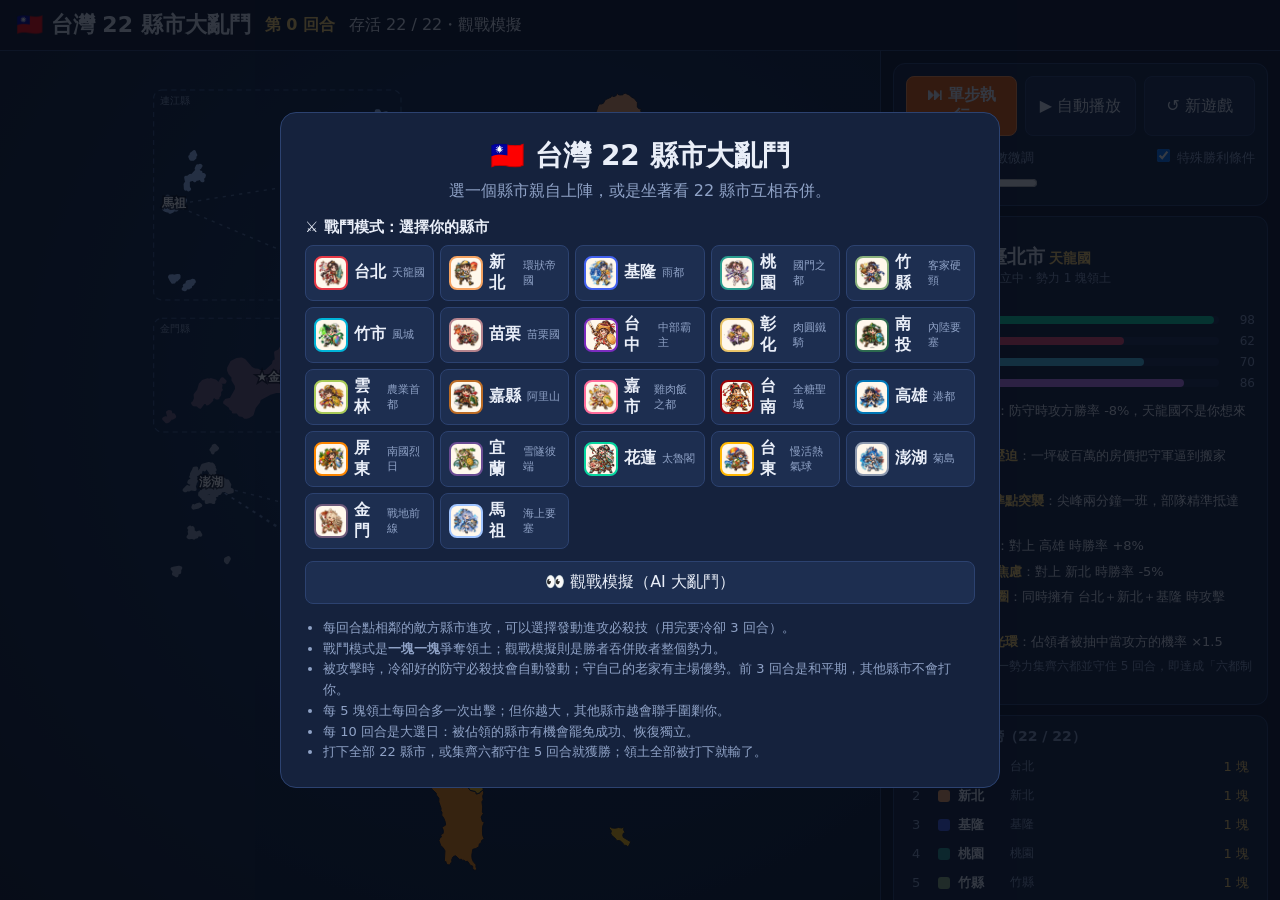
<file: taiwan-battle-royale.html>
<!doctype html>
<html lang="zh-Hant">
<head>
<meta charset="utf-8">
<meta name="viewport" content="width=device-width, initial-scale=1">
<title>台灣 22 縣市大亂鬥</title>
<style>
  :root {
    --bg: #0d1628; --panel: #15223d; --panel2: #1d2e50; --line: #2c4270;
    --text: #e9eef8; --muted: #8fa2c6; --accent: #ffd166; --red: #ef476f; --green: #06d6a0;
  }
  * { box-sizing: border-box; }
  html, body { margin: 0; height: 100%; }
  body {
    background: var(--bg); color: var(--text);
    font-family: "PingFang TC", "Noto Sans TC", "Microsoft JhengHei", system-ui, sans-serif;
    display: flex; flex-direction: column;
  }
  header { display: flex; align-items: center; gap: 14px; padding: 10px 16px; border-bottom: 1px solid var(--line); flex-wrap: wrap; }
  header h1 { margin: 0; font-size: 22px; font-weight: 900; }
  header .round { color: var(--accent); font-weight: 700; }
  main { flex: 1; display: flex; min-height: 0; }
  #mapWrap {
    flex: 1; min-width: 0; display: flex; flex-direction: column; align-items: center; justify-content: center; padding: 8px;
    background: radial-gradient(ellipse at 60% 40%, #17345f 0%, #0f2240 55%, var(--bg) 100%);
  }
  #map { width: 100%; flex: 1; min-height: 0; max-height: calc(100vh - 70px); }
  aside { width: 400px; flex-shrink: 0; padding: 12px; display: flex; flex-direction: column; gap: 10px; border-left: 1px solid var(--line); overflow-y: auto; }
  .card { background: var(--panel); border: 1px solid var(--line); border-radius: 12px; padding: 12px; }
  .card h3 { margin: 0 0 8px; font-size: 14px; color: var(--muted); }
  button {
    font: inherit; color: var(--text); background: var(--panel2); border: 1px solid var(--line);
    border-radius: 8px; padding: 8px 12px; cursor: pointer;
  }
  button:hover:not(:disabled) { border-color: var(--accent); }
  button:disabled { opacity: .45; cursor: default; }
  button.primary { background: #e85d04; border-color: #ff8c42; font-weight: 700; }
  button.on { background: var(--accent); color: #111; }
  .ctrls { display: grid; grid-template-columns: 1fr 1fr 1fr; gap: 8px; }
  .opts { display: flex; justify-content: space-between; align-items: center; margin-top: 10px; font-size: 13px; color: var(--muted); gap: 6px 12px; flex-wrap: wrap; }
  .opts input[type=range] { width: 100px; vertical-align: middle; }

  /* 縣市圖鑑 */
  .phead { display: flex; gap: 10px; align-items: center; }
  .phead .sw { width: 30px; height: 30px; border-radius: 8px; flex-shrink: 0; }
  .phead h2 { margin: 0; font-size: 19px; }
  .phead h2 small { font-size: 14px; color: var(--accent); margin-left: 4px; }
  .phead .sub { font-size: 12px; color: var(--muted); }
  .stats { display: grid; grid-template-columns: 54px 1fr 28px; gap: 4px 8px; align-items: center; margin: 10px 0; font-size: 12px; }
  .bar { height: 8px; background: var(--panel2); border-radius: 4px; overflow: hidden; }
  .bar i { display: block; height: 100%; border-radius: 4px; }
  .stats .v { text-align: right; color: var(--muted); }
  .ab { font-size: 13px; margin: 6px 0; line-height: 1.5; }
  .ab b { color: var(--accent); }
  .ab .tag { display: inline-block; font-size: 11px; padding: 0 6px; border-radius: 4px; background: var(--panel2); color: var(--muted); margin-right: 4px; }
  .ab .tag.atk { color: #ff8fa3; } .ab .tag.def { color: #8ecae6; } .ab .tag.star { color: var(--accent); }
  .hint { font-size: 12px; color: var(--muted); margin: 0; }

  #board { display: flex; flex-direction: column; gap: 3px; max-height: 230px; overflow-y: auto; }
  .row { display: flex; align-items: center; gap: 8px; font-size: 13px; padding: 4px 6px; border-radius: 6px; cursor: pointer; }
  .row:hover { background: var(--panel2); }
  .row .rk { width: 18px; color: var(--muted); }
  .row .sw { width: 12px; height: 12px; border-radius: 3px; flex-shrink: 0; }
  .row .nm { font-weight: 700; width: 44px; }
  .row .ts { flex: 1; color: var(--muted); font-size: 12px; }
  .row .ct { color: var(--accent); white-space: nowrap; }
  .logcard { flex: 1; min-height: 220px; display: flex; flex-direction: column; }
  #log { overflow-y: auto; font-size: 13px; line-height: 1.55; flex: 1; max-height: 420px; }
  .entry { padding: 5px 0; border-bottom: 1px solid rgba(255,255,255,.06); }
  .entry .r { color: var(--muted); font-size: 11px; margin-right: 4px; }
  .entry.event { color: #a0e7ff; }
  .entry.skill { color: #ffc6ff; }
  .entry.big { color: var(--accent); font-weight: 700; }
  .entry .quip, .entry .notes { display: block; color: var(--muted); font-size: 12px; }
  .ftag { font-weight: 700; }

  /* 地圖 */
  .county { stroke: #0d1628; stroke-width: .9; stroke-linejoin: round; transition: fill .5s; cursor: pointer; }
  .county:hover { fill-opacity: .8; }
  .county.islet { stroke-width: 3.5; }
  .county.picked { stroke: #fff; stroke-width: 2; }
  .county.atk { animation: flashA .5s 3; }
  .county.def { animation: flashD .5s 3; }
  @keyframes flashA { 50% { fill-opacity: .55; } }
  @keyframes flashD { 50% { fill-opacity: .3; } }
  .lbl { text-anchor: middle; pointer-events: none; font-weight: 900; paint-order: stroke; stroke: rgba(5,10,20,.75); stroke-width: 3px; fill: #fff; }
  .lbl.name { font-size: 12px; }
  .lbl.owner { font-size: 9px; font-weight: 700; fill: #ffe9a8; }
  .sea { stroke: #7fa0d6; stroke-dasharray: 3 5; stroke-width: 1.3; opacity: .6; }
  .inset { fill: none; stroke: #3d5a8c; stroke-dasharray: 5 4; }
  .insetTxt { fill: var(--muted); font-size: 10px; }
  .arrow { fill: none; stroke-width: 5; stroke-linecap: round; stroke-dasharray: 9 6; animation: dash .45s linear infinite; }
  @keyframes dash { to { stroke-dashoffset: -15; } }

  #banner {
    position: fixed; inset: 0; display: flex; align-items: center; justify-content: center;
    background: rgba(5, 10, 20, .75); z-index: 5; padding: 16px;
  }
  #banner[hidden] { display: none; }
  #banner .box { background: var(--panel); border: 1px solid var(--line); border-radius: 16px; padding: 28px 36px; text-align: center; max-width: 480px; }
  #banner h2 { margin: 0 0 8px; font-size: 32px; }
  #banner p { color: var(--muted); margin: 0 0 16px; }

  .county.mine { stroke: #ffd166; stroke-width: 1.6; }
  .county.src { stroke: #fff; stroke-width: 2.6; }
  .county.canhit { animation: canhit 1s infinite; }
  .county.tgt { stroke: #ef476f; stroke-width: 3; animation: canhit .6s infinite; }
  @keyframes canhit { 50% { fill-opacity: .45; } }
  .pop { font-size: 18px; font-weight: 900; text-anchor: middle; paint-order: stroke; stroke: #000; stroke-width: 4px; pointer-events: none; animation: pop 1.2s ease-out forwards; }
  @keyframes pop { 0% { transform: translateY(6px); opacity: 0; } 15% { opacity: 1; } 100% { transform: translateY(-20px); opacity: 0; } }
  body.battleMode #stepBtn, body.battleMode #autoBtn, body.battleMode .opts label:last-child { display: none; }
  body.battleMode .ctrls { grid-template-columns: 1fr; }
  .card.battle { border-color: #ff8c42; }
  .bhead { display: flex; align-items: center; gap: 8px; flex-wrap: wrap; }
  .bhead .sw { width: 16px; height: 16px; border-radius: 4px; }
  .bstat { font-size: 12px; color: var(--muted); margin-left: auto; }
  .bvs { margin: 10px 0 6px; font-size: 14px; }
  .odds { display: flex; align-items: center; gap: 8px; }
  .odds b { font-size: 20px; color: var(--accent); width: 52px; text-align: right; }
  .obar { flex: 1; height: 12px; background: #3a1d2a; border-radius: 6px; overflow: hidden; }
  .obar i { display: block; height: 100%; background: linear-gradient(90deg, #ef476f, #ffd166, #06d6a0); transition: width .3s; }
  .card.battle .notes { font-size: 12px; color: var(--muted); margin: 6px 0; }
  .skills { display: grid; grid-template-columns: 1fr 1fr; gap: 6px; margin: 8px 0; }
  .skills button { font-size: 13px; padding: 6px; line-height: 1.35; }
  .skills small { display: block; font-size: 11px; color: var(--muted); }
  .skills button.on small { color: #333; }
  .bbtns { display: grid; grid-template-columns: 2fr 1fr; gap: 6px; }
  .defs { font-size: 12px; color: #8ecae6; margin: 10px 0 8px; }
  #endTurnBtn { width: 100%; }
  .row.me .nm { color: var(--accent); }
  .entry.me { background: rgba(255, 209, 102, .07); }
  #toast {
    position: fixed; left: 50%; top: 64px; transform: translateX(-50%); z-index: 6;
    background: var(--red); color: #fff; padding: 8px 18px; border-radius: 20px; font-weight: 700;
    opacity: 0; transition: opacity .2s; pointer-events: none;
  }
  #toast.show { opacity: 1; }
  #start { position: fixed; inset: 0; display: flex; align-items: center; justify-content: center; background: rgba(5, 10, 20, .8); z-index: 7; padding: 16px; }
  #start[hidden] { display: none; }
  #start .box { background: var(--panel); border: 1px solid var(--line); border-radius: 16px; padding: 24px; width: min(720px, 100%); max-height: 92vh; overflow-y: auto; }
  #start h2 { margin: 0; text-align: center; font-size: 28px; }
  #start .tag { text-align: center; color: var(--muted); margin: 6px 0 16px; }
  #start h3 { font-size: 15px; margin: 0 0 8px; }
  #pickGrid { display: grid; grid-template-columns: repeat(auto-fill, minmax(120px, 1fr)); gap: 6px; }
  .pickBtn { display: flex; align-items: center; gap: 6px; padding: 6px 8px; text-align: left; }
  .pickBtn .sw { width: 12px; height: 12px; border-radius: 3px; flex-shrink: 0; }
  .pickBtn small { color: var(--muted); font-size: 11px; }
  button.wide { width: 100%; margin-top: 12px; padding: 10px; }
  .rules { color: var(--muted); font-size: 13px; padding-left: 18px; margin: 14px 0 0; line-height: 1.6; }

  .phead .portrait { width: 72px; height: 72px; object-fit: contain; border-radius: 12px; border: 2px solid; background: #fff8ec; flex-shrink: 0; }
  .pickImg { width: 34px; height: 34px; object-fit: contain; border-radius: 8px; border: 2px solid; background: #fff8ec; flex-shrink: 0; }
  .bhead .bImg { width: 36px; height: 36px; object-fit: contain; border-radius: 8px; border: 2px solid; background: #fff8ec; }

  @media (max-width: 860px) {
    main { flex-direction: column; }
    #mapWrap { height: 78vh; flex: none; }
    aside { width: 100%; border-left: 0; overflow: visible; }
  }
</style>
</head>
<body>
<header>
  <h1>🇹🇼 台灣 22 縣市大亂鬥</h1>
  <span class="round" id="roundTxt">第 0 回合</span>
  <span id="aliveTxt"></span>
</header>
<main>
  <section id="mapWrap">
    <svg id="map" role="img" aria-label="台灣 22 縣市地圖"></svg>
  </section>
  <aside>
    <div class="card">
      <div class="ctrls">
        <button id="stepBtn" class="primary">⏭ 單步執行</button>
        <button id="autoBtn">▶ 自動播放</button>
        <button id="resetBtn">↺ 新遊戲</button>
      </div>
      <div class="opts">
        <label><input type="checkbox" id="weighted" checked> 勝率依領土數微調</label>
        <label><input type="checkbox" id="special" checked> 特殊勝利條件</label>
        <label>速度 <input type="range" id="speed" min="1" max="10" value="5"></label>
      </div>
    </div>
    <div class="card battle" id="battlePanel" hidden></div>
    <div class="card" id="profile"></div>
    <div class="card">
      <h3 id="boardTitle">存活縣市排行榜</h3>
      <div id="board"></div>
    </div>
    <div class="card logcard">
      <h3>📢 戰況播報</h3>
      <div id="log"></div>
    </div>
  </aside>
</main>
<div id="toast"></div>
<div id="start" hidden>
  <div class="box">
    <h2>🇹🇼 台灣 22 縣市大亂鬥</h2>
    <p class="tag">選一個縣市親自上陣，或是坐著看 22 縣市互相吞併。</p>
    <h3>⚔️ 戰鬥模式：選擇你的縣市</h3>
    <div id="pickGrid"></div>
    <button id="watchBtn" class="wide">👀 觀戰模擬（AI 大亂鬥）</button>
    <ul class="rules">
      <li>每回合點相鄰的敵方縣市進攻，可以選擇發動進攻必殺技（用完要冷卻 3 回合）。</li>
      <li>戰鬥模式是<b>一塊一塊</b>爭奪領土；觀戰模擬則是勝者吞併敗者整個勢力。</li>
      <li>被攻擊時，冷卻好的防守必殺技會自動發動；守自己的老家有主場優勢。前 3 回合是和平期，其他縣市不會打你。</li>
      <li>每 5 塊領土每回合多一次出擊；但你越大，其他縣市越會聯手圍剿你。</li>
      <li>每 10 回合是大選日：被佔領的縣市有機會罷免成功、恢復獨立。</li>
      <li>打下全部 22 縣市，或集齊六都守住 5 回合就獲勝；領土全部被打下就輸了。</li>
    </ul>
  </div>
</div>
<div id="banner" hidden>
  <div class="box">
    <h2 id="bannerTitle"></h2>
    <p id="bannerText"></p>
    <button id="bannerReset" class="primary">再來一場</button>
  </div>
</div>

<script>
// ═══════════════ 地圖形狀（由 taiwan-atlas counties-10t 簡化、投影後內嵌） ═══════════════
// 地圖資料：taiwan-atlas https://github.com/dkaoster/taiwan-atlas（MIT License, Copyright (c) 2020 Daniel Kao）
// 原始資料：內政部國土測繪中心
const SHAPES = {
  insets: {"lienchiang": {"x": 34, "y": 48, "w": 218.4, "h": 172.4}, "kinmen": {"x": 34, "y": 268, "w": 151.4, "h": 79.5}},
  shapes: {
    lienchiang: { c: [43.2, 138.5], d: "M61.5,211.7L62.5,211.8L62.9,212.7L61.4,214.2L61.6,214.9L59.3,216.0L59.3,217.5L57.8,217.8L57.8,218.5L56.7,217.2L54.3,220.2L52.8,219.8L54.6,217.4L53.9,216.4L56.0,215.7L56.7,213.1L59.3,212.6L60.5,213.3L60.5,212.3ZM46.9,207.1L47.1,207.7L48.2,207.2L48.1,208.7L46.0,210.8L44.7,210.6L43.5,212.8L42.2,212.9L42.8,211.9L41.8,211.2L41.4,211.6L39.6,208.2L39.9,207.6L42.3,207.3L42.9,208.0ZM37.0,130.7L38.0,130.7L38.7,131.9L41.0,131.9L41.1,132.8L40.1,132.7L39.5,135.9L41.3,136.5L41.8,135.9L42.1,137.4L43.5,136.9L43.7,138.9L46.0,137.1L45.2,134.4L46.8,134.7L49.6,133.4L50.2,135.0L51.3,133.5L54.4,134.1L53.5,136.9L52.3,137.6L51.6,139.8L50.7,140.4L48.9,139.2L48.5,141.2L47.5,141.3L46.0,143.3L44.6,143.4L44.2,142.2L43.3,142.3L41.2,144.0L41.8,144.7L39.7,145.5L39.4,143.8L36.9,144.2L35.3,143.6L35.5,142.5L34.5,143.0L34.0,142.5L37.2,137.5L36.3,136.6L35.3,136.9L36.2,135.5L37.1,135.7L37.4,134.5L37.6,133.6L36.3,132.8ZM65.7,105.7L67.1,105.8L67.6,107.4L69.3,107.4L69.4,109.8L68.3,111.4L69.1,111.6L69.4,110.4L70.4,109.7L72.1,109.6L72.6,110.2L71.8,111.1L72.3,111.5L70.6,113.0L71.2,115.2L70.5,115.0L69.5,111.9L68.3,111.8L67.2,113.4L66.7,113.2L67.3,112.2L66.4,111.9L65.9,113.7L64.5,113.5L63.6,115.1L62.5,113.5L58.3,114.8L57.1,116.1L57.2,120.3L56.7,121.1L57.4,121.7L57.2,122.8L58.3,123.5L57.4,123.9L57.3,123.0L56.5,122.7L54.9,123.2L54.6,118.9L56.5,115.8L55.6,114.7L55.2,112.4L56.6,112.6L59.3,110.5L61.0,110.9ZM68.7,100.8L69.3,101.1L68.2,102.9L65.7,104.3L65.3,103.6L66.4,101.3L67.3,101.6ZM63.3,88.4L63.1,89.9L63.8,89.6L63.4,90.3L64.3,90.8L62.9,92.0L63.5,93.2L61.9,94.5L60.0,94.3L59.2,92.3L61.0,91.6L61.4,90.8L60.4,89.8L61.2,89.4L60.9,89.1L62.3,88.9L62.3,88.0L63.0,87.7ZM240.9,48.4L242.3,50.7L241.6,53.0L245.2,53.3L246.0,50.7L248.2,50.2L248.1,52.5L248.8,52.3L249.3,53.1L250.8,52.4L251.3,53.7L252.3,54.2L252.4,55.4L251.2,55.4L250.7,54.7L249.9,55.3L249.4,54.0L248.8,54.1L248.3,56.0L246.0,58.7L245.6,57.8L244.2,58.5L244.2,57.9L243.3,57.6L242.5,59.1L241.8,57.6L242.2,55.7L243.1,55.3L243.0,53.9L241.5,53.2L240.3,54.5L239.8,49.9L237.2,53.1L237.2,50.8L239.2,49.7L239.0,48.2L239.9,48.2L240.1,48.8Z" },
    yilan: { c: [491.5, 191.5], d: "M555.8,131.1L556.8,132.1L556.4,133.1L553.4,133.2L550.7,131.0L552.5,131.2L553.7,129.6L555.5,130.1ZM557.1,100.7L555.5,100.8L548.9,103.9L547.9,106.7L544.8,108.7L544.7,110.2L542.7,110.1L541.6,110.8L540.7,115.1L535.8,120.2L534.0,121.2L529.1,131.7L527.4,141.6L527.3,148.7L528.8,155.7L530.2,158.6L531.6,159.5L530.9,161.2L532.0,172.6L535.4,181.3L540.9,184.9L538.4,185.7L539.6,187.0L538.2,188.5L539.7,189.5L538.1,189.8L537.6,191.0L538.5,197.0L538.2,200.2L532.3,202.3L531.5,204.3L531.7,207.4L533.8,208.2L533.8,210.3L536.2,211.1L532.5,212.1L527.9,215.3L528.0,216.7L526.9,218.7L524.0,221.4L521.8,227.2L521.0,235.1L517.9,242.7L518.4,247.6L515.4,247.9L512.5,246.0L506.4,245.1L502.5,243.3L501.1,243.6L500.6,242.1L498.6,242.8L498.2,241.4L497.3,241.5L496.1,239.4L494.2,239.5L493.5,237.8L493.2,240.1L490.3,236.4L489.6,236.5L489.6,235.5L487.7,236.3L487.5,237.2L488.0,237.3L487.6,238.2L488.7,239.1L488.7,240.0L490.4,240.4L490.4,241.1L489.7,241.3L490.0,243.3L489.2,243.6L488.9,242.0L487.9,242.3L487.1,241.0L486.8,243.6L484.9,243.2L484.1,244.6L483.0,243.6L482.5,244.1L484.3,247.0L484.5,248.9L482.8,247.4L481.2,247.9L478.5,246.7L476.6,246.8L475.0,245.7L474.5,244.1L472.2,242.7L469.9,242.8L467.6,241.5L465.9,242.0L464.1,241.6L462.8,242.4L453.5,236.8L452.7,234.5L451.7,234.9L450.6,232.8L449.9,232.7L444.6,233.9L443.2,233.5L441.1,234.4L439.7,236.1L437.7,236.0L436.9,235.1L436.4,233.6L436.9,232.8L436.0,231.4L434.0,230.5L430.6,231.2L429.4,229.5L428.2,229.0L428.5,221.5L426.4,219.9L427.7,216.5L430.1,214.2L431.4,211.0L434.5,209.9L437.3,207.2L437.7,204.8L439.8,204.7L441.1,202.0L443.4,200.6L442.0,194.8L443.8,191.8L445.5,190.9L443.7,186.8L445.6,184.2L447.1,184.7L448.6,183.7L450.2,179.1L453.4,173.8L452.7,172.2L454.6,169.4L459.1,168.8L461.7,168.9L465.6,166.4L468.0,166.7L468.6,165.5L470.6,165.5L470.8,163.1L471.9,161.7L473.3,161.8L474.5,160.5L477.4,159.9L478.3,160.8L479.0,158.1L480.8,158.5L482.8,156.9L482.1,156.6L482.4,154.4L481.6,153.1L482.5,152.4L481.1,150.9L482.8,147.0L481.7,143.8L484.5,143.4L485.3,142.4L487.4,142.6L488.4,142.1L488.6,139.1L492.3,139.0L492.9,137.9L495.6,138.6L497.2,137.0L498.3,137.9L499.6,137.2L501.1,137.4L501.0,135.5L502.7,134.5L502.7,133.4L503.8,133.4L506.3,131.8L509.6,128.8L512.7,129.4L515.8,128.5L517.4,126.5L518.7,126.7L519.1,125.4L520.6,124.7L519.9,121.3L522.2,119.8L522.0,119.1L524.5,118.7L526.0,117.6L527.3,118.4L530.5,117.5L534.5,113.3L531.5,109.2L532.0,107.1L533.1,105.7L535.9,105.0L538.0,105.6L541.4,105.1L543.2,104.2L544.3,102.6L545.9,102.5L546.7,101.5L550.5,101.2L552.6,99.7L556.4,99.7Z" },
    changhua: { c: [255.5, 324.8], d: "M253.0,271.4L262.6,274.9L266.7,283.5L266.5,286.3L268.2,289.1L269.9,289.7L270.8,291.3L276.4,293.2L278.6,292.9L279.6,293.7L284.4,294.4L285.6,300.5L287.0,301.8L286.6,305.6L287.5,308.6L286.9,310.4L289.2,310.2L290.9,311.3L291.3,309.5L297.7,313.9L296.1,314.7L296.5,315.7L291.2,315.0L290.0,315.7L289.6,315.4L289.2,318.0L292.0,320.3L291.3,325.1L289.3,327.4L287.4,326.6L288.7,327.3L287.4,327.6L288.8,329.4L287.9,329.5L289.3,330.8L287.5,332.1L289.4,333.6L288.9,336.1L287.9,336.5L288.5,336.9L288.0,337.1L288.6,337.2L288.3,338.4L288.9,339.3L288.3,341.3L287.4,341.3L287.8,342.3L286.7,345.8L285.9,346.0L287.5,348.4L286.5,350.3L285.8,350.1L286.6,350.7L285.0,352.1L285.3,352.7L287.1,351.8L287.6,352.7L286.9,353.0L288.6,353.5L286.5,354.3L289.3,353.8L288.8,354.1L289.9,355.5L288.7,355.3L289.8,355.6L289.5,356.2L292.1,358.2L297.3,356.8L297.8,359.7L298.8,360.3L294.8,362.7L290.0,364.1L288.0,363.2L279.2,362.8L272.0,360.7L263.2,360.8L252.1,357.2L248.3,354.4L243.7,355.2L235.6,354.7L233.0,356.0L223.1,356.5L212.4,353.5L208.5,350.4L205.4,346.4L208.4,342.2L212.4,340.3L213.6,334.7L215.2,332.3L217.2,331.6L218.0,327.0L223.0,322.9L223.2,319.8L224.8,317.2L228.6,313.5L229.8,308.3L230.0,305.0L229.4,303.9L231.6,301.3L233.4,300.7L234.2,299.2L238.4,297.7L238.8,295.6L237.9,295.7L237.6,296.6L237.5,296.1L241.0,291.2L241.6,287.2L243.4,285.6L244.2,283.5L243.3,282.7L244.6,282.3L245.3,278.8L246.8,277.7L246.6,276.7L250.4,275.4Z" },
    nantou: { c: [358.8, 351.6], d: "M290.0,364.1L294.8,362.7L298.8,360.3L297.8,359.7L297.3,356.8L292.1,358.2L289.5,356.2L289.8,355.6L288.7,355.3L289.9,355.5L288.8,354.1L289.3,353.8L286.5,354.3L288.6,353.5L286.9,353.0L287.6,352.7L287.1,351.8L285.3,352.7L285.0,352.1L286.6,350.7L285.8,350.1L286.5,350.3L287.5,348.4L285.9,346.0L286.7,345.8L287.8,342.3L287.4,341.3L288.3,341.3L288.9,339.3L288.3,338.4L288.6,337.2L288.0,337.1L288.5,336.9L287.9,336.5L288.9,336.1L289.4,333.6L287.5,332.1L289.3,330.8L287.9,329.5L288.8,329.4L287.4,327.6L288.7,327.3L287.4,326.6L289.3,327.4L291.3,325.1L292.0,320.3L289.2,318.0L289.6,315.4L290.0,315.7L291.2,315.0L296.5,315.7L296.1,314.7L297.7,313.9L303.3,315.9L305.9,314.9L308.4,315.0L311.3,317.3L313.7,315.7L316.2,315.0L317.2,312.9L320.7,309.9L320.5,309.2L321.6,308.0L323.6,302.9L325.1,301.6L328.1,301.3L327.9,296.6L328.7,295.4L328.3,294.5L329.5,291.3L331.2,289.6L333.0,289.6L334.0,291.4L336.7,291.3L338.1,293.0L338.6,294.9L337.7,296.9L337.9,298.3L340.5,295.6L341.1,292.7L340.5,291.6L343.3,291.8L344.2,293.0L346.3,293.4L348.7,292.3L352.4,288.9L354.6,290.6L356.6,290.5L357.5,291.3L360.2,290.9L360.8,289.4L362.4,288.8L364.9,283.3L366.5,282.0L368.1,281.9L369.2,284.3L370.1,282.3L372.0,281.8L373.1,283.0L374.4,281.2L375.4,281.2L379.6,278.3L383.0,273.9L384.5,273.4L389.9,273.8L390.9,273.1L392.3,270.1L394.9,269.6L396.2,267.4L398.9,270.3L400.8,269.5L402.1,267.9L404.4,268.2L406.7,266.6L408.9,267.3L410.4,268.7L411.6,268.1L413.8,263.5L415.8,262.9L416.6,264.7L418.2,265.2L418.9,266.4L421.5,266.6L423.1,264.9L423.6,265.6L428.2,265.8L431.6,267.8L432.8,270.7L432.8,273.1L428.1,273.8L424.4,277.3L420.1,278.0L420.6,282.2L418.9,282.3L419.8,283.5L419.1,287.1L422.1,287.9L426.1,291.4L428.6,291.8L428.5,292.5L428.0,294.6L426.7,296.0L427.6,298.3L424.5,300.9L422.9,303.3L422.0,303.0L419.5,305.1L420.0,308.3L414.9,318.7L415.6,322.2L417.5,322.4L418.4,324.5L417.2,328.4L418.1,336.8L415.0,338.4L416.1,339.3L416.5,342.6L415.5,343.1L415.9,345.0L414.4,345.1L413.4,346.1L412.6,349.5L410.7,352.2L410.1,355.5L410.6,356.2L408.1,360.0L408.1,362.4L408.9,363.6L403.7,367.1L404.5,368.5L404.1,369.2L405.4,370.3L409.3,371.9L408.5,373.3L408.7,376.4L410.7,377.6L411.0,383.3L410.7,385.9L409.3,387.8L410.0,390.8L407.6,396.4L407.5,399.8L406.2,401.8L405.4,405.0L404.0,405.9L401.5,404.9L398.7,407.2L398.2,408.8L396.0,407.8L393.4,407.9L393.1,410.7L394.8,412.1L394.1,413.9L393.1,413.7L391.9,414.9L392.9,417.2L392.1,419.5L392.9,421.0L391.5,421.4L389.8,423.6L386.2,422.2L383.3,422.8L382.1,422.2L380.2,423.9L376.3,422.9L375.0,427.1L373.4,428.0L373.2,429.8L370.3,432.6L374.2,435.8L372.9,437.8L369.5,438.9L365.5,441.2L364.5,439.5L365.7,437.6L364.2,435.3L356.0,433.3L353.9,433.7L351.9,434.2L350.0,433.0L348.5,433.4L344.4,432.2L339.7,432.4L338.4,434.1L335.0,432.8L329.4,433.0L327.6,430.7L326.3,422.3L323.9,419.0L323.9,416.9L326.3,413.2L326.2,410.0L327.3,408.0L326.2,407.1L325.7,405.1L321.1,405.6L312.7,401.7L311.6,402.5L308.2,402.6L308.2,401.0L305.8,398.4L304.7,398.9L304.9,400.4L304.1,400.8L303.0,401.2L300.3,400.5L299.2,401.0L298.7,402.6L295.8,402.9L292.2,401.4L292.6,398.5L291.0,398.2L289.0,400.6L288.1,400.2L287.7,397.3L289.0,395.5L288.9,393.7L291.3,389.0L291.6,386.8L290.6,383.1L291.1,382.3L289.7,380.7L289.9,376.6L290.9,374.9L293.1,375.3L293.1,370.8Z" },
    yunlin: { c: [237.4, 385.2], d: "M177.3,421.7L179.9,423.1L180.3,424.7L177.7,424.2L177.7,425.1L176.4,425.4L176.1,426.3L176.6,426.4L175.1,426.2L174.5,427.0L175.9,427.3L174.4,427.3L174.1,427.7L175.5,428.4L174.7,429.2L174.2,428.2L171.9,428.7L174.0,429.8L173.2,431.1L173.6,431.3L171.7,431.5L172.8,430.8L171.6,429.7L171.8,430.7L170.7,431.3L170.9,432.1L169.7,432.1L170.4,429.2L171.4,428.6L170.5,428.1L169.2,431.8L168.1,430.7L168.2,431.9L167.0,431.5L166.0,432.6L165.8,435.9L163.8,435.8L164.6,433.7L163.0,434.7L162.5,435.6L165.5,440.5L164.9,441.0L161.9,435.7L160.4,434.5L161.1,433.0ZM181.0,417.8L182.8,419.5L181.8,420.0L183.5,420.5L183.2,421.0L181.1,420.5L180.6,422.3L179.3,420.6ZM187.7,413.1L187.1,415.8L186.3,414.1L185.0,416.3L183.1,417.1L182.8,418.3L182.3,418.1L182.2,416.4L183.4,414.9L185.5,414.7L186.1,413.2ZM205.4,346.4L208.5,350.4L212.4,353.5L223.1,356.5L233.0,356.0L235.6,354.7L243.7,355.2L248.3,354.4L252.1,357.2L263.2,360.8L272.0,360.7L279.2,362.8L288.0,363.2L290.0,364.1L293.1,370.8L293.1,375.3L290.9,374.9L289.9,376.6L289.7,380.7L291.1,382.3L290.6,383.1L291.6,386.8L291.3,389.0L288.9,393.7L289.0,395.5L287.7,397.3L288.1,400.2L289.0,400.6L291.0,398.2L292.6,398.5L292.2,401.4L295.8,402.9L298.7,402.6L299.2,401.0L300.3,400.5L303.0,401.2L304.1,400.8L304.9,400.4L304.7,398.9L305.8,398.4L308.2,401.0L308.2,402.6L307.0,404.2L308.6,405.7L308.1,406.4L309.3,411.5L306.9,411.2L305.6,411.8L304.0,411.3L303.9,410.4L300.8,410.2L297.2,411.4L295.9,409.7L292.1,411.1L291.5,410.2L290.6,410.3L291.8,408.8L291.4,406.5L287.0,407.1L285.7,408.5L283.9,408.8L279.8,408.2L278.1,408.9L276.0,407.6L273.4,407.4L273.1,406.6L269.2,406.2L263.8,400.7L262.5,397.2L260.4,397.7L259.5,397.1L259.2,398.3L257.5,397.8L257.0,398.5L254.9,398.3L252.5,399.2L251.9,399.0L252.1,398.2L250.5,398.3L249.9,399.3L248.7,399.5L249.0,400.2L246.8,401.0L245.6,399.5L244.8,400.3L242.9,399.4L242.5,397.5L241.8,397.9L242.1,399.1L238.9,400.4L237.5,402.8L234.8,403.3L233.3,406.1L228.5,406.5L228.1,409.6L226.9,410.7L223.0,410.6L223.6,412.8L219.4,413.3L219.6,415.8L216.7,417.4L215.8,420.2L214.1,419.6L212.6,416.9L210.0,417.4L210.8,423.4L209.2,425.3L205.9,426.0L201.0,424.1L197.5,424.8L194.6,423.2L192.9,423.5L190.4,422.4L190.3,421.2L191.3,420.0L189.4,416.9L188.8,413.5L189.8,412.1L189.4,408.5L190.1,405.4L189.5,404.7L189.2,405.6L189.2,402.0L187.8,401.5L188.6,400.5L188.8,397.4L188.4,397.0L187.4,399.6L186.2,400.3L184.1,397.4L186.3,394.9L189.1,386.5L190.5,384.4L190.6,381.5L192.5,379.6L194.4,373.8L195.1,370.0L193.8,365.5L192.6,364.4L196.4,360.3L195.3,359.5L196.3,359.7L197.5,358.9L197.8,357.4L199.9,356.8L202.5,353.5L203.0,351.8L202.2,350.7L204.2,349.8Z" },
    keelung: { c: [507.2, 71.3], d: "M524.3,67.0L524.6,69.5L524.1,70.2L522.5,69.2L523.4,70.7L522.5,72.2L521.6,72.3L520.8,71.0L518.2,70.6L516.9,72.2L513.5,72.9L514.1,73.5L514.8,73.2L514.9,74.6L515.5,74.9L515.9,79.8L517.5,79.9L518.7,81.6L517.9,83.1L516.4,84.4L514.9,84.0L512.7,85.3L509.5,85.3L506.0,82.0L503.3,82.2L499.5,80.0L499.6,77.6L498.2,78.8L494.5,76.4L493.2,74.6L493.8,74.0L492.6,72.0L492.0,68.9L490.0,68.2L488.7,66.3L491.3,64.9L493.3,65.1L495.1,63.5L499.0,62.7L505.4,58.2L505.2,60.7L508.4,60.5L510.3,61.5L510.4,62.2L511.3,61.6L513.2,62.6L514.5,61.3L514.8,61.9L515.9,61.7L516.5,61.0L519.6,62.1L518.1,62.8L519.2,63.7L520.0,63.4L522.2,64.7L525.0,64.2Z" },
    taipei: { c: [473.9, 78.7], d: "M477.5,53.6L480.1,54.2L479.5,56.9L479.9,58.4L478.7,60.3L481.3,61.0L481.2,63.5L483.0,66.1L484.5,66.9L484.3,68.2L484.9,68.4L483.7,69.3L482.4,72.1L482.8,72.9L486.4,74.2L488.6,75.9L489.0,78.7L486.6,82.9L488.2,84.7L487.5,84.5L486.6,85.9L487.2,87.4L488.3,88.7L492.8,90.8L496.6,90.4L496.0,92.0L494.2,91.6L492.6,92.2L489.9,91.4L489.2,92.6L487.9,93.2L485.2,92.4L482.8,93.8L482.5,96.0L483.4,96.8L483.0,98.2L483.7,99.1L483.4,102.1L487.4,103.7L483.5,105.6L479.0,104.3L475.5,104.8L473.9,101.6L473.8,99.9L472.2,100.6L472.0,99.6L470.6,99.5L470.2,98.1L469.6,99.1L469.7,95.2L466.6,92.5L465.0,92.3L463.2,94.4L461.7,94.9L460.0,88.7L464.1,86.0L464.4,80.6L463.1,77.8L461.0,75.7L459.4,74.8L456.4,74.6L454.6,73.4L455.3,71.4L454.9,69.9L456.1,69.7L456.2,68.1L459.7,64.0L460.7,63.7L463.7,58.9L467.2,59.7L467.5,57.6L471.4,55.8L472.2,54.0L473.6,53.5L473.6,52.2L474.9,50.9L475.8,51.0L476.3,52.8Z" },
    newtaipei: { c: [481.4, 97.4], d: "M557.1,100.7L556.4,99.7L552.6,99.7L550.5,101.2L546.7,101.5L545.9,102.5L544.3,102.6L543.2,104.2L541.4,105.1L538.0,105.6L535.9,105.0L533.1,105.7L532.0,107.1L531.5,109.2L534.5,113.3L530.5,117.5L527.3,118.4L526.0,117.6L524.5,118.7L522.0,119.1L522.2,119.8L519.9,121.3L520.6,124.7L519.1,125.4L518.7,126.7L517.4,126.5L515.8,128.5L512.7,129.4L509.6,128.8L506.3,131.8L503.8,133.4L502.7,133.4L502.7,134.5L501.0,135.5L501.1,137.4L499.6,137.2L498.3,137.9L497.2,137.0L495.6,138.6L492.9,137.9L492.3,139.0L488.6,139.1L488.4,142.1L487.4,142.6L485.3,142.4L484.5,143.4L481.7,143.8L482.8,147.0L481.1,150.9L482.5,152.4L481.6,153.1L482.4,154.4L482.1,156.6L482.8,156.9L480.8,158.5L479.0,158.1L478.3,160.8L477.4,159.9L474.5,160.5L473.3,161.8L471.9,161.7L470.8,163.1L470.6,165.5L468.6,165.5L468.0,166.7L465.6,166.4L461.7,168.9L459.1,168.8L458.0,166.3L458.0,163.9L453.2,161.8L451.3,157.3L449.9,156.4L447.8,149.4L448.4,148.0L453.0,144.1L453.2,143.0L452.2,143.2L450.7,142.0L450.4,138.3L449.1,137.7L447.8,135.4L446.6,135.4L445.8,134.0L446.2,133.2L443.6,131.4L440.6,131.7L439.7,132.9L437.6,133.6L435.0,132.6L433.9,131.3L430.1,131.3L430.3,130.4L433.5,130.2L434.5,129.3L432.0,126.3L433.6,125.4L433.7,124.2L432.1,123.4L431.4,120.6L429.6,120.8L429.7,119.2L428.3,119.9L427.0,119.0L428.2,117.0L426.4,115.4L427.8,113.9L430.9,112.7L427.3,112.8L427.6,112.1L426.1,110.5L429.3,108.9L428.6,108.3L428.7,103.3L427.7,103.0L428.7,102.2L428.4,101.7L431.5,100.9L432.4,101.7L433.4,101.2L433.8,101.9L435.7,101.5L436.9,102.1L440.1,100.0L439.9,97.9L441.9,98.4L443.7,97.1L442.9,95.5L441.3,94.3L441.6,93.6L445.5,92.9L442.7,90.4L443.2,88.7L441.2,87.8L443.2,87.5L442.7,87.3L443.6,86.9L441.9,86.1L442.7,86.3L443.2,85.7L441.5,84.9L439.9,85.4L440.2,84.2L440.7,84.5L440.6,83.9L441.2,83.6L440.7,83.1L438.3,82.5L433.9,82.7L433.7,81.9L432.2,81.5L433.7,80.9L432.9,80.8L433.0,80.2L432.6,80.8L431.1,80.7L432.5,79.6L431.4,79.4L432.8,78.9L430.7,78.6L427.9,76.6L423.5,75.7L422.5,74.0L421.2,74.4L420.9,73.5L419.5,72.9L419.5,71.1L421.4,70.8L422.2,69.2L426.9,69.8L432.0,68.7L436.0,66.2L441.0,64.5L440.6,63.6L441.4,60.0L443.5,62.1L446.8,58.0L446.3,57.3L443.9,56.7L444.0,55.2L446.8,54.9L446.9,53.2L448.0,51.3L449.3,49.5L450.6,49.0L452.3,43.6L453.6,41.4L455.6,41.5L457.5,40.7L459.3,37.4L465.0,34.8L465.3,32.8L466.6,34.3L468.7,33.9L470.1,33.0L470.0,31.6L470.7,30.9L471.5,32.2L473.3,32.8L476.4,32.5L477.1,31.3L478.8,31.2L482.7,32.9L484.9,35.1L486.9,35.8L490.2,39.8L490.2,44.3L491.9,46.2L493.9,45.8L493.4,48.0L494.6,50.1L496.2,50.9L496.0,51.4L496.2,51.0L498.1,52.5L499.1,51.7L499.1,52.4L500.9,51.3L501.3,51.8L502.7,49.9L504.0,49.4L502.1,51.3L502.4,52.9L500.6,55.3L502.0,57.4L504.0,57.3L504.4,58.1L505.4,58.2L499.0,62.7L495.1,63.5L493.3,65.1L491.3,64.9L488.7,66.3L490.0,68.2L492.0,68.9L492.6,72.0L493.8,74.0L493.2,74.6L494.5,76.4L498.2,78.8L499.6,77.6L499.5,80.0L503.3,82.2L506.0,82.0L509.5,85.3L512.7,85.3L514.9,84.0L516.4,84.4L517.9,83.1L518.7,81.6L517.5,79.9L515.9,79.8L515.5,74.9L514.9,74.6L514.8,73.2L514.1,73.5L513.5,72.9L516.9,72.2L518.2,70.6L520.8,71.0L521.6,72.3L522.5,72.2L523.4,70.7L522.5,69.2L524.1,70.2L524.6,69.5L524.3,67.0L525.7,67.7L529.0,67.2L527.6,68.5L528.2,70.3L529.3,70.0L529.4,69.0L532.0,68.6L534.9,69.5L536.2,69.2L536.7,69.9L538.9,69.4L543.2,70.7L549.0,68.5L547.0,71.9L548.4,72.1L549.1,73.2L547.7,74.5L547.7,76.1L546.7,78.2L546.9,80.1L549.5,81.4L550.1,83.1L549.6,86.8L550.2,89.1L553.2,92.4L559.4,91.1L561.9,92.4L562.1,94.1L563.7,92.7L565.4,94.4L564.9,96.7L563.2,96.8L560.7,99.1ZM477.5,53.6L476.3,52.8L475.8,51.0L474.9,50.9L473.6,52.2L473.6,53.5L472.2,54.0L471.4,55.8L467.5,57.6L467.2,59.7L463.7,58.9L460.7,63.7L459.7,64.0L456.2,68.1L456.1,69.7L454.9,69.9L455.3,71.4L454.6,73.4L456.4,74.6L459.4,74.8L461.0,75.7L463.1,77.8L464.4,80.6L464.1,86.0L460.0,88.7L461.7,94.9L463.2,94.4L465.0,92.3L466.6,92.5L469.7,95.2L469.6,99.1L470.2,98.1L470.6,99.5L472.0,99.6L472.2,100.6L473.8,99.9L473.9,101.6L475.5,104.8L479.0,104.3L483.5,105.6L487.4,103.7L483.4,102.1L483.7,99.1L483.0,98.2L483.4,96.8L482.5,96.0L482.8,93.8L485.2,92.4L487.9,93.2L489.2,92.6L489.9,91.4L492.6,92.2L494.2,91.6L496.0,92.0L496.6,90.4L492.8,90.8L488.3,88.7L487.2,87.4L486.6,85.9L487.5,84.5L488.2,84.7L486.6,82.9L489.0,78.7L488.6,75.9L486.4,74.2L482.8,72.9L482.4,72.1L483.7,69.3L484.9,68.4L484.3,68.2L484.5,66.9L483.0,66.1L481.2,63.5L481.3,61.0L478.7,60.3L479.9,58.4L479.5,56.9L480.1,54.2Z" },
    taichung: { c: [340.8, 264.6], d: "M426.4,219.9L428.5,221.5L428.2,229.0L429.4,229.5L430.6,231.2L434.0,230.5L436.0,231.4L436.9,232.8L436.4,233.6L436.9,235.1L437.7,236.0L439.7,236.1L441.1,234.4L443.2,233.5L444.6,233.9L449.9,232.7L450.6,232.8L451.7,234.9L452.7,234.5L453.5,236.8L451.4,238.1L450.6,239.5L449.6,244.5L450.1,246.0L447.7,249.2L444.1,249.2L443.7,251.7L442.3,253.5L441.2,253.3L439.1,255.5L440.0,260.9L436.3,261.6L435.1,263.3L433.5,263.4L433.4,265.5L431.6,267.8L428.2,265.8L423.6,265.6L423.1,264.9L421.5,266.6L418.9,266.4L418.2,265.2L416.6,264.7L415.8,262.9L413.8,263.5L411.6,268.1L410.4,268.7L408.9,267.3L406.7,266.6L404.4,268.2L402.1,267.9L400.8,269.5L398.9,270.3L396.2,267.4L394.9,269.6L392.3,270.1L390.9,273.1L389.9,273.8L384.5,273.4L383.0,273.9L379.6,278.3L375.4,281.2L374.4,281.2L373.1,283.0L372.0,281.8L370.1,282.3L369.2,284.3L368.1,281.9L366.5,282.0L364.9,283.3L362.4,288.8L360.8,289.4L360.2,290.9L357.5,291.3L356.6,290.5L354.6,290.6L352.4,288.9L348.7,292.3L346.3,293.4L344.2,293.0L343.3,291.8L340.5,291.6L341.1,292.7L340.5,295.6L337.9,298.3L337.7,296.9L338.6,294.9L338.1,293.0L336.7,291.3L334.0,291.4L333.0,289.6L331.2,289.6L329.5,291.3L328.3,294.5L328.7,295.4L327.9,296.6L328.1,301.3L325.1,301.6L323.6,302.9L321.6,308.0L320.5,309.2L320.7,309.9L317.2,312.9L316.2,315.0L313.7,315.7L311.3,317.3L308.4,315.0L305.9,314.9L303.3,315.9L297.7,313.9L291.3,309.5L290.9,311.3L289.2,310.2L286.9,310.4L287.5,308.6L286.6,305.6L287.0,301.8L285.6,300.5L284.4,294.4L279.6,293.7L278.6,292.9L276.4,293.2L270.8,291.3L269.9,289.7L268.2,289.1L266.5,286.3L266.7,283.5L262.6,274.9L253.0,271.4L254.7,269.9L253.9,269.3L255.5,269.8L257.0,267.7L259.8,260.8L259.0,260.4L259.5,260.6L260.3,258.4L261.4,258.9L266.5,247.5L268.2,246.5L269.7,243.4L271.0,243.3L273.7,240.0L274.1,238.0L275.6,236.3L276.5,234.0L286.3,220.1L289.9,222.9L291.2,226.3L294.7,228.5L296.0,230.8L297.7,231.8L297.4,232.5L300.0,234.6L300.7,236.3L303.5,237.4L303.5,238.3L308.1,239.6L314.8,245.3L318.9,247.0L323.7,247.7L328.9,253.1L332.1,253.5L337.3,252.1L344.7,252.3L346.8,250.2L345.7,243.1L349.5,241.6L350.9,242.4L353.8,242.4L355.7,243.6L358.8,243.1L360.6,244.5L363.4,244.0L366.5,249.0L368.4,250.0L369.6,251.6L372.4,251.9L373.6,248.7L376.6,247.5L377.2,246.0L378.9,245.7L379.9,247.1L381.0,246.9L384.3,244.2L385.6,244.7L387.0,244.2L387.5,242.1L390.8,237.9L396.3,237.6L398.1,234.1L400.8,233.0L402.2,229.8L404.9,229.9L405.9,233.5L409.1,232.6L409.7,229.6L411.5,227.7L411.6,224.6L412.8,223.5L414.4,223.5L414.6,220.6L414.8,222.5L416.8,223.0L424.0,221.8Z" },
    tainan: { c: [226.4, 503.8], d: "M292.6,487.6L293.2,489.1L292.2,491.1L290.6,492.3L289.2,495.2L290.2,496.7L289.2,498.5L287.8,498.7L288.1,499.5L286.5,500.9L285.2,501.1L284.1,502.7L284.3,503.6L282.1,505.3L276.8,516.9L272.7,521.9L267.8,524.7L262.5,530.7L258.2,533.6L257.7,536.3L253.8,536.1L253.9,539.0L252.7,538.9L252.3,541.9L250.7,541.5L250.2,542.0L244.9,555.4L243.3,556.3L241.4,554.1L240.0,554.1L239.0,555.0L237.9,554.4L235.8,556.3L236.1,557.5L233.4,558.7L233.7,559.5L231.8,561.7L231.3,561.1L228.0,561.4L226.5,558.9L225.5,560.1L224.2,559.0L218.3,558.0L217.0,558.0L217.3,559.8L216.0,560.0L213.0,558.6L213.1,560.1L212.2,560.3L209.9,558.2L208.0,557.8L207.7,555.6L207.1,555.3L205.0,556.9L199.7,554.3L196.2,556.4L195.7,548.1L193.8,544.7L192.3,544.8L193.1,542.9L189.3,538.5L189.4,537.9L180.0,530.7L174.1,527.5L172.7,527.5L168.9,522.0L166.4,522.1L168.8,512.7L170.6,510.0L172.1,509.4L171.7,508.1L172.9,502.1L177.1,491.0L177.3,484.7L179.6,480.0L180.1,471.9L183.3,468.7L183.9,466.1L183.4,464.0L184.8,462.2L190.9,466.7L191.2,468.1L195.1,469.7L197.0,472.8L199.1,473.2L198.4,471.7L199.0,470.7L202.2,472.8L203.8,472.8L205.9,471.4L209.0,465.0L212.9,464.0L214.8,462.0L214.9,461.2L213.5,461.2L214.5,459.5L215.5,459.2L217.1,460.5L218.7,460.0L218.6,456.3L220.0,454.4L223.6,454.4L223.7,452.2L224.4,451.5L226.2,452.6L228.1,452.1L230.1,449.4L231.4,448.7L237.8,448.2L243.2,446.0L243.7,446.8L244.9,446.7L245.7,448.2L246.0,447.4L247.7,447.5L248.1,446.6L249.6,446.0L256.3,449.4L257.6,451.7L259.7,450.0L260.5,450.1L261.6,451.7L258.6,453.5L258.5,455.7L259.4,454.9L261.6,456.0L262.7,455.8L264.2,457.8L263.9,459.1L262.7,458.9L262.8,461.1L268.5,463.0L269.8,464.9L266.3,468.4L267.0,471.9L266.1,473.7L265.8,477.2L268.2,480.9L267.4,483.0L265.6,484.4L266.9,486.1L270.1,486.9L272.8,489.1L274.1,489.2L274.9,488.4L277.5,489.7L279.2,487.7L280.3,484.3L281.4,486.6L283.8,488.0L287.6,486.5Z" },
    taoyuan: { c: [414.3, 118.3], d: "M459.1,168.8L454.6,169.4L452.7,172.2L453.4,173.8L450.2,179.1L448.6,183.7L447.1,184.7L445.6,184.2L443.7,186.8L440.5,188.0L436.5,185.3L434.7,181.2L435.6,180.5L436.3,178.0L434.6,177.6L433.4,175.4L433.7,170.1L432.1,170.4L431.8,169.7L430.8,170.3L430.7,167.6L428.8,164.9L426.6,163.4L423.7,164.6L422.8,164.0L424.4,158.6L422.5,155.7L424.4,150.9L423.2,149.1L418.3,147.4L417.1,145.9L414.8,145.0L414.9,142.5L412.4,141.7L411.5,139.1L407.1,141.1L406.7,138.4L403.7,139.4L403.4,137.2L402.5,137.7L397.5,134.9L398.0,134.0L394.7,132.8L392.7,131.2L395.0,127.9L393.8,123.2L390.4,122.9L389.8,123.8L385.9,123.0L384.2,122.1L384.8,121.0L384.4,119.5L380.8,120.5L379.3,119.3L376.8,119.1L374.1,117.7L374.7,114.5L374.2,110.9L372.6,110.5L371.8,109.4L370.1,108.8L366.4,110.1L363.9,108.8L363.1,110.1L361.3,110.4L361.0,111.3L358.8,110.2L364.4,102.5L364.9,99.5L364.4,99.1L365.7,98.0L366.3,95.5L368.2,92.5L373.7,86.8L379.9,84.6L380.6,83.1L384.5,81.3L394.8,78.2L405.4,72.6L410.7,71.6L410.7,69.9L411.6,70.9L414.8,69.8L419.5,71.1L419.5,72.9L420.9,73.5L421.2,74.4L422.5,74.0L423.5,75.7L427.9,76.6L430.7,78.6L432.8,78.9L431.4,79.4L432.5,79.6L431.1,80.7L432.6,80.8L433.0,80.2L432.9,80.8L433.7,80.9L432.2,81.5L433.7,81.9L433.9,82.7L438.3,82.5L440.7,83.1L441.2,83.6L440.6,83.9L440.7,84.5L440.2,84.2L439.9,85.4L441.5,84.9L443.2,85.7L442.7,86.3L441.9,86.1L443.6,86.9L442.7,87.3L443.2,87.5L441.2,87.8L443.2,88.7L442.7,90.4L445.5,92.9L441.6,93.6L441.3,94.3L442.9,95.5L443.7,97.1L441.9,98.4L439.9,97.9L440.1,100.0L436.9,102.1L435.7,101.5L433.8,101.9L433.4,101.2L432.4,101.7L431.5,100.9L428.4,101.7L428.7,102.2L427.7,103.0L428.7,103.3L428.6,108.3L429.3,108.9L426.1,110.5L427.6,112.1L427.3,112.8L430.9,112.7L427.8,113.9L426.4,115.4L428.2,117.0L427.0,119.0L428.3,119.9L429.7,119.2L429.6,120.8L431.4,120.6L432.1,123.4L433.7,124.2L433.6,125.4L432.0,126.3L434.5,129.3L433.5,130.2L430.3,130.4L430.1,131.3L433.9,131.3L435.0,132.6L437.6,133.6L439.7,132.9L440.6,131.7L443.6,131.4L446.2,133.2L445.8,134.0L446.6,135.4L447.8,135.4L449.1,137.7L450.4,138.3L450.7,142.0L452.2,143.2L453.2,143.0L453.0,144.1L448.4,148.0L447.8,149.4L449.9,156.4L451.3,157.3L453.2,161.8L458.0,163.9L458.0,166.3Z" },
    miaoli: { c: [346.8, 210.5], d: "M414.6,220.6L414.4,223.5L412.8,223.5L411.6,224.6L411.5,227.7L409.7,229.6L409.1,232.6L405.9,233.5L404.9,229.9L402.2,229.8L400.8,233.0L398.1,234.1L396.3,237.6L390.8,237.9L387.5,242.1L387.0,244.2L385.6,244.7L384.3,244.2L381.0,246.9L379.9,247.1L378.9,245.7L377.2,246.0L376.6,247.5L373.6,248.7L372.4,251.9L369.6,251.6L368.4,250.0L366.5,249.0L363.4,244.0L360.6,244.5L358.8,243.1L355.7,243.6L353.8,242.4L350.9,242.4L349.5,241.6L345.7,243.1L346.8,250.2L344.7,252.3L337.3,252.1L332.1,253.5L328.9,253.1L323.7,247.7L318.9,247.0L314.8,245.3L308.1,239.6L303.5,238.3L303.5,237.4L300.7,236.3L300.0,234.6L297.4,232.5L297.7,231.8L296.0,230.8L294.7,228.5L291.2,226.3L289.9,222.9L286.3,220.1L289.5,217.1L289.9,215.8L292.5,213.4L294.3,210.6L295.1,210.6L295.7,207.0L298.9,202.3L305.2,184.8L309.7,180.4L311.3,180.2L312.6,179.0L313.6,175.9L317.9,171.2L320.5,170.1L327.0,168.9L333.5,162.4L334.5,158.2L337.2,154.6L338.5,155.7L340.5,156.0L343.9,154.0L345.6,158.3L345.1,159.1L347.1,159.8L348.4,159.4L349.4,160.2L350.8,161.4L352.3,160.5L353.0,162.1L355.2,160.5L357.2,160.4L357.8,161.6L356.9,162.3L357.1,163.7L355.7,164.9L355.3,166.6L357.5,166.4L357.7,168.4L359.8,171.0L360.6,170.8L360.6,171.7L361.9,173.0L364.5,172.6L364.1,175.2L365.4,176.0L367.6,175.9L367.6,177.0L371.2,179.0L372.8,181.7L375.1,180.2L377.7,182.5L377.7,184.2L378.8,184.9L379.2,187.3L377.7,189.2L376.7,193.1L375.1,194.4L374.2,193.7L374.2,194.3L377.3,196.1L378.7,198.0L378.2,200.6L376.0,201.9L376.9,207.4L379.7,206.7L382.1,207.8L386.1,205.1L387.4,204.8L390.1,205.5L391.7,204.4L392.8,205.7L396.6,206.4L398.3,205.3L401.8,205.5L403.4,204.2L404.7,204.4L406.1,203.7L406.2,204.8L407.5,205.5L406.5,207.4L409.7,209.7L409.7,210.6L411.5,212.0L411.7,213.6L414.4,215.1L414.5,216.4L415.4,216.9Z" },
    chiayicity: { c: [251.3, 431.3], d: "M251.2,423.0L253.1,423.6L252.9,424.4L254.8,427.3L255.7,427.0L256.4,425.5L258.3,425.8L258.5,427.9L259.6,428.9L262.0,429.2L262.1,431.2L263.6,433.1L261.7,434.7L261.8,435.7L260.7,437.4L259.6,437.5L257.1,435.4L255.4,435.4L252.6,437.9L252.2,439.1L249.6,440.3L248.8,439.3L249.4,438.9L247.7,437.4L247.5,435.6L244.6,435.7L243.9,434.7L240.4,435.2L241.4,433.4L241.4,431.7L240.3,430.8L240.5,429.0L239.5,428.9L239.4,427.3L241.6,427.3L243.4,425.6L243.3,427.3L244.1,427.2L244.9,425.8L248.3,425.0L248.4,423.2L249.8,424.4L249.8,423.0Z" },
    chiayicounty: { c: [265.4, 438.1], d: "M308.2,402.6L311.6,402.5L312.7,401.7L321.1,405.6L325.7,405.1L326.2,407.1L327.3,408.0L326.2,410.0L326.3,413.2L323.9,416.9L323.9,419.0L326.3,422.3L327.6,430.7L329.4,433.0L335.0,432.8L338.4,434.1L339.7,432.4L344.4,432.2L348.5,433.4L350.0,433.0L351.9,434.2L353.9,433.7L352.4,434.7L349.7,435.0L349.4,436.0L348.0,436.8L345.5,436.1L343.5,437.3L342.4,437.2L341.3,438.9L340.7,438.7L339.7,441.3L339.1,441.0L335.1,443.7L334.0,443.5L332.3,444.5L332.1,446.4L329.9,449.4L330.4,450.1L329.6,450.5L329.1,451.9L328.4,451.9L327.3,455.2L323.9,456.0L323.2,455.4L322.3,457.6L321.4,458.5L320.6,458.4L318.8,461.7L313.7,461.3L313.8,463.2L312.7,464.1L312.6,465.1L308.5,467.9L308.2,469.8L304.5,469.1L303.4,470.0L301.9,474.4L297.5,473.7L293.7,471.9L292.4,472.9L291.4,471.6L290.7,471.9L290.6,476.3L289.6,477.9L291.8,482.6L291.8,486.7L292.6,487.6L287.6,486.5L283.8,488.0L281.4,486.6L280.3,484.3L279.2,487.7L277.5,489.7L274.9,488.4L274.1,489.2L272.8,489.1L270.1,486.9L266.9,486.1L265.6,484.4L267.4,483.0L268.2,480.9L265.8,477.2L266.1,473.7L267.0,471.9L266.3,468.4L269.8,464.9L268.5,463.0L262.8,461.1L262.7,458.9L263.9,459.1L264.2,457.8L262.7,455.8L261.6,456.0L259.4,454.9L258.5,455.7L258.6,453.5L261.6,451.7L260.5,450.1L259.7,450.0L257.6,451.7L256.3,449.4L249.6,446.0L248.1,446.6L247.7,447.5L246.0,447.4L245.7,448.2L244.9,446.7L243.7,446.8L243.2,446.0L237.8,448.2L231.4,448.7L230.1,449.4L228.1,452.1L226.2,452.6L224.4,451.5L223.7,452.2L223.6,454.4L220.0,454.4L218.6,456.3L218.7,460.0L217.1,460.5L215.5,459.2L214.5,459.5L213.5,461.2L214.9,461.2L214.8,462.0L212.9,464.0L209.0,465.0L205.9,471.4L203.8,472.8L202.2,472.8L199.0,470.7L198.4,471.7L199.1,473.2L197.0,472.8L195.1,469.7L191.2,468.1L190.9,466.7L184.8,462.2L187.4,455.5L187.5,452.3L190.9,452.2L191.6,451.5L192.5,453.4L192.9,452.3L192.0,451.6L193.1,451.7L192.1,451.4L193.4,451.5L194.0,450.4L193.2,447.7L192.1,448.1L191.5,449.3L191.1,447.6L191.1,444.0L192.4,442.7L191.1,443.4L190.3,442.7L190.7,440.5L192.4,438.4L191.4,438.2L191.6,436.9L189.0,438.1L189.0,437.4L188.3,438.5L187.9,437.7L190.1,435.9L190.6,434.7L190.0,433.6L192.4,430.5L192.3,429.0L195.1,429.2L195.2,428.7L192.8,428.1L186.7,429.7L185.1,428.0L185.5,422.7L189.7,423.2L190.4,422.4L192.9,423.5L194.6,423.2L197.5,424.8L201.0,424.1L205.9,426.0L209.2,425.3L210.8,423.4L210.0,417.4L212.6,416.9L214.1,419.6L215.8,420.2L216.7,417.4L219.6,415.8L219.4,413.3L223.6,412.8L223.0,410.6L226.9,410.7L228.1,409.6L228.5,406.5L233.3,406.1L234.8,403.3L237.5,402.8L238.9,400.4L242.1,399.1L241.8,397.9L242.5,397.5L242.9,399.4L244.8,400.3L245.6,399.5L246.8,401.0L249.0,400.2L248.7,399.5L249.9,399.3L250.5,398.3L252.1,398.2L251.9,399.0L252.5,399.2L254.9,398.3L257.0,398.5L257.5,397.8L259.2,398.3L259.5,397.1L260.4,397.7L262.5,397.2L263.8,400.7L269.2,406.2L273.1,406.6L273.4,407.4L276.0,407.6L278.1,408.9L279.8,408.2L283.9,408.8L285.7,408.5L287.0,407.1L291.4,406.5L291.8,408.8L290.6,410.3L291.5,410.2L292.1,411.1L295.9,409.7L297.2,411.4L300.8,410.2L303.9,410.4L304.0,411.3L305.6,411.8L306.9,411.2L309.3,411.5L308.1,406.4L308.6,405.7L307.0,404.2ZM251.2,423.0L249.8,423.0L249.8,424.4L248.4,423.2L248.3,425.0L244.9,425.8L244.1,427.2L243.3,427.3L243.4,425.6L241.6,427.3L239.4,427.3L239.5,428.9L240.5,429.0L240.3,430.8L241.4,431.7L241.4,433.4L240.4,435.2L243.9,434.7L244.6,435.7L247.5,435.6L247.7,437.4L249.4,438.9L248.8,439.3L249.6,440.3L252.2,439.1L252.6,437.9L255.4,435.4L257.1,435.4L259.6,437.5L260.7,437.4L261.8,435.7L261.7,434.7L263.6,433.1L262.1,431.2L262.0,429.2L259.6,428.9L258.5,427.9L258.3,425.8L256.4,425.5L255.7,427.0L254.8,427.3L252.9,424.4L253.1,423.6Z" },
    kinmen: { c: [140.0, 306.8], d: "M38.2,346.8L36.5,347.5L34.0,344.9L35.4,344.1L39.5,345.4ZM39.2,338.5L40.0,338.3L40.4,340.9L43.1,341.2L43.9,342.8L42.2,343.9L40.9,342.7L38.8,342.3L37.7,338.8L38.5,338.2ZM79.2,307.4L83.4,308.6L87.0,312.3L88.6,312.7L88.1,315.9L88.8,316.9L87.3,318.4L87.3,321.7L85.8,323.5L85.8,324.5L84.5,324.5L83.6,323.2L81.9,323.3L79.7,325.0L79.1,326.1L79.7,326.7L77.5,329.0L75.8,330.2L75.8,328.8L72.9,328.7L71.5,329.5L68.6,333.4L66.3,331.3L62.8,331.0L61.9,329.8L64.1,329.3L63.3,328.4L64.6,325.4L64.3,321.7L67.6,317.4L69.2,311.7L72.0,308.8L75.7,307.6L76.7,308.1ZM92.5,308.7L92.1,309.4L88.4,309.4L90.2,306.6ZM154.4,269.1L154.2,269.9L155.9,271.0L158.1,269.9L160.4,271.3L162.8,271.5L162.9,272.5L164.8,272.7L164.7,273.8L163.8,274.2L165.7,278.0L172.4,279.8L172.7,284.8L175.1,287.4L174.7,289.0L176.4,291.9L177.9,293.3L181.1,293.6L181.2,295.2L178.6,297.2L178.9,301.7L179.9,305.0L181.8,308.0L184.5,309.0L185.4,310.5L183.6,310.9L182.9,314.9L181.5,315.6L180.5,314.7L178.8,315.0L178.3,316.7L177.3,316.9L177.2,317.6L178.6,317.8L178.8,319.0L180.0,319.9L178.9,320.9L179.5,321.2L177.9,323.2L177.0,323.5L175.8,322.8L174.7,327.7L171.6,328.1L170.5,328.8L170.4,329.8L166.5,330.8L165.2,332.1L161.3,332.5L161.8,331.8L161.3,331.3L163.1,331.6L164.2,331.0L162.7,330.7L164.5,327.6L161.9,323.8L157.6,322.3L155.5,322.2L155.1,321.5L153.4,321.9L154.3,320.0L153.4,320.6L150.4,318.2L142.6,318.1L135.4,320.3L126.5,325.3L125.2,326.6L125.0,328.4L120.8,333.6L118.7,340.4L115.6,342.5L114.5,342.0L113.8,343.0L112.1,343.1L110.3,341.3L107.1,340.9L105.1,338.0L101.0,338.0L100.8,336.3L98.5,334.9L98.2,333.4L92.7,329.3L92.8,328.6L94.0,328.2L94.0,327.3L98.6,326.4L104.2,316.5L103.9,312.5L100.8,307.6L100.7,304.4L97.6,300.7L96.5,298.1L96.6,296.0L99.5,290.4L104.2,288.0L108.8,287.6L111.3,288.8L117.4,295.9L120.8,298.0L124.4,298.4L126.2,299.7L132.1,299.7L139.5,292.9L140.3,289.7L142.6,288.6L141.8,281.2L145.5,279.4L147.7,275.4L149.5,274.1L149.0,272.5L147.6,272.3L148.1,271.1L151.8,271.4L152.8,270.1L151.8,269.3L152.6,268.0Z" },
    kaohsiung: { c: [285.4, 537.9], d: "M353.9,433.7L356.0,433.3L364.2,435.3L365.7,437.6L364.5,439.5L365.5,441.2L365.3,442.2L368.3,444.0L367.5,445.8L368.2,448.2L366.3,448.7L365.4,449.8L363.1,450.1L362.7,450.8L364.0,452.4L362.5,452.9L360.1,455.4L359.8,457.0L359.9,458.1L363.0,458.9L364.5,460.9L366.5,459.9L367.9,462.7L372.3,465.6L371.7,469.2L368.9,470.2L368.2,471.6L367.2,472.4L364.4,472.7L359.7,475.3L356.9,474.9L351.7,481.3L350.6,481.6L349.9,483.1L348.7,483.6L347.6,483.2L345.4,484.7L344.6,487.0L344.6,491.0L343.6,491.8L343.5,493.1L344.5,494.7L344.6,496.8L342.0,498.2L341.3,501.6L337.6,503.7L339.4,505.2L339.9,509.9L339.3,510.9L340.2,512.7L339.4,517.3L336.1,523.8L338.2,526.5L338.3,529.1L334.6,530.2L334.4,535.2L333.9,535.9L332.4,535.9L332.3,537.8L330.7,538.9L330.5,540.5L328.7,541.4L328.2,543.6L326.4,545.3L327.2,547.5L326.6,551.3L328.9,556.3L327.9,558.1L328.9,559.0L330.2,562.8L334.2,563.8L335.3,565.1L335.1,566.3L334.1,567.0L336.2,568.2L335.2,571.5L332.9,568.3L331.7,569.6L329.7,566.9L327.1,566.4L322.4,569.8L320.8,569.6L320.7,572.0L317.9,573.3L314.9,570.2L313.2,566.8L307.1,563.2L302.9,563.3L300.1,566.7L297.8,567.2L297.3,568.4L296.4,568.6L294.1,567.9L293.6,563.5L292.9,563.1L291.6,564.0L291.0,562.3L286.0,564.4L283.1,564.9L272.7,574.7L269.1,574.6L267.9,573.7L263.8,574.7L261.3,574.0L260.3,572.8L256.5,572.9L255.4,574.3L254.5,580.9L252.5,587.3L252.9,597.9L252.2,602.1L251.2,605.6L249.6,607.7L248.9,611.5L248.4,621.1L249.2,623.4L250.8,625.3L251.1,628.0L250.1,633.8L249.0,636.5L247.8,637.4L246.2,642.9L246.8,647.4L246.5,653.9L241.3,652.4L233.3,646.8L228.2,642.3L228.9,641.5L228.2,640.7L226.6,641.8L227.4,639.6L226.5,640.4L226.3,642.0L224.0,643.7L219.2,637.4L220.1,638.5L220.8,638.0L222.2,639.8L223.0,639.2L224.8,641.7L225.8,640.9L223.0,637.0L221.2,636.5L222.0,634.3L214.0,624.7L214.5,622.6L212.6,621.1L214.1,619.2L211.4,613.6L212.0,610.7L214.3,608.5L214.0,605.4L213.0,605.4L213.7,602.7L212.7,599.0L211.3,597.7L210.1,593.5L207.6,589.6L207.8,588.4L204.4,580.1L203.8,579.3L200.9,579.8L199.3,578.0L202.8,576.0L201.1,571.4L199.9,570.3L200.3,570.0L199.8,568.4L199.1,568.2L199.9,567.9L199.2,567.6L199.9,566.8L196.2,556.4L199.7,554.3L205.0,556.9L207.1,555.3L207.7,555.6L208.0,557.8L209.9,558.2L212.2,560.3L213.1,560.1L213.0,558.6L216.0,560.0L217.3,559.8L217.0,558.0L218.3,558.0L224.2,559.0L225.5,560.1L226.5,558.9L228.0,561.4L231.3,561.1L231.8,561.7L233.7,559.5L233.4,558.7L236.1,557.5L235.8,556.3L237.9,554.4L239.0,555.0L240.0,554.1L241.4,554.1L243.3,556.3L244.9,555.4L250.2,542.0L250.7,541.5L252.3,541.9L252.7,538.9L253.9,539.0L253.8,536.1L257.7,536.3L258.2,533.6L262.5,530.7L267.8,524.7L272.7,521.9L276.8,516.9L282.1,505.3L284.3,503.6L284.1,502.7L285.2,501.1L286.5,500.9L288.1,499.5L287.8,498.7L289.2,498.5L290.2,496.7L289.2,495.2L290.6,492.3L292.2,491.1L293.2,489.1L292.6,487.6L291.8,486.7L291.8,482.6L289.6,477.9L290.6,476.3L290.7,471.9L291.4,471.6L292.4,472.9L293.7,471.9L297.5,473.7L301.9,474.4L303.4,470.0L304.5,469.1L308.2,469.8L308.5,467.9L312.6,465.1L312.7,464.1L313.8,463.2L313.7,461.3L318.8,461.7L320.6,458.4L321.4,458.5L322.3,457.6L323.2,455.4L323.9,456.0L327.3,455.2L328.4,451.9L329.1,451.9L329.6,450.5L330.4,450.1L329.9,449.4L332.1,446.4L332.3,444.5L334.0,443.5L335.1,443.7L339.1,441.0L339.7,441.3L340.7,438.7L341.3,438.9L342.4,437.2L343.5,437.3L345.5,436.1L348.0,436.8L349.4,436.0L349.7,435.0L352.4,434.7Z" },
    taitung: { c: [369.1, 564.6], d: "M464.1,738.3L465.4,739.2L469.0,739.5L472.1,738.8L475.3,739.3L476.6,738.5L477.3,738.9L476.8,740.9L478.5,743.8L476.8,744.2L476.1,746.3L476.7,748.3L483.9,752.6L481.9,756.6L480.8,757.1L479.2,755.9L477.3,756.5L477.2,755.1L474.6,752.2L473.0,751.3L470.7,751.5L468.2,748.5L467.4,748.5L466.6,746.9L464.9,746.8L465.4,746.1L464.6,744.4L465.2,742.1L463.0,739.3ZM461.5,608.0L461.9,608.5L465.2,608.0L464.9,613.2L463.6,613.5L463.1,614.9L464.7,617.4L464.4,617.8L463.1,617.3L462.2,617.9L460.9,615.6L457.8,614.8L458.2,612.1L456.1,609.3L456.3,608.2L459.1,608.7ZM335.2,571.5L336.2,568.2L334.1,567.0L335.1,566.3L335.3,565.1L334.2,563.8L330.2,562.8L328.9,559.0L327.9,558.1L328.9,556.3L326.6,551.3L327.2,547.5L326.4,545.3L328.2,543.6L328.7,541.4L330.5,540.5L330.7,538.9L332.3,537.8L332.4,535.9L333.9,535.9L334.4,535.2L334.6,530.2L338.3,529.1L338.2,526.5L336.1,523.8L339.4,517.3L340.2,512.7L339.3,510.9L339.9,509.9L339.4,505.2L337.6,503.7L341.3,501.6L342.0,498.2L344.6,496.8L344.5,494.7L343.5,493.1L343.6,491.8L344.6,491.0L344.6,487.0L345.4,484.7L347.6,483.2L348.7,483.6L349.9,483.1L350.6,481.6L351.7,481.3L356.9,474.9L359.7,475.3L364.4,472.7L367.2,472.4L368.2,471.6L370.3,470.9L373.8,473.1L375.0,475.5L375.0,478.5L378.4,485.8L381.1,485.5L383.7,487.7L388.5,487.9L390.5,492.4L391.8,493.1L393.6,493.2L394.9,491.7L397.8,490.8L400.6,492.2L402.4,495.5L402.6,498.5L405.3,503.0L405.2,505.3L409.0,506.4L410.5,508.7L412.7,508.1L414.4,509.3L416.3,511.8L415.7,514.1L417.3,515.5L421.2,512.9L426.1,512.9L427.3,511.2L427.0,506.7L428.4,503.5L427.4,502.9L426.7,500.0L427.3,499.7L427.7,497.8L428.9,497.3L429.9,497.9L432.3,491.0L432.3,489.2L434.4,487.8L433.5,486.1L435.2,483.2L434.9,481.4L437.1,479.4L437.5,478.1L438.6,477.7L438.6,470.8L440.6,468.7L441.1,466.5L443.0,465.9L443.3,464.0L445.0,460.9L447.6,458.7L447.6,457.8L443.9,456.1L443.0,452.0L445.5,448.5L447.0,444.7L449.8,441.8L451.3,441.5L452.3,439.4L455.5,439.9L455.8,440.5L457.8,440.1L459.6,442.4L462.4,441.3L460.0,446.6L459.6,449.6L458.8,450.0L458.1,451.9L457.6,459.5L456.7,461.0L456.7,464.0L455.5,468.2L453.9,468.0L452.5,469.0L451.4,471.6L449.7,473.6L446.0,485.3L446.3,487.0L447.1,487.2L445.0,490.0L443.6,490.3L442.4,491.9L442.7,496.1L444.6,500.3L444.0,503.1L442.9,504.3L443.0,507.3L444.3,509.4L445.8,509.7L447.7,508.9L448.0,509.4L445.4,509.9L444.5,511.5L442.1,512.0L439.6,516.0L436.5,515.8L435.7,516.3L434.0,519.5L434.3,520.8L432.6,522.8L430.7,529.5L430.8,531.3L430.0,531.7L430.4,532.6L428.7,533.7L428.6,535.0L427.3,536.6L427.7,538.3L421.9,547.0L421.2,546.8L419.4,548.6L416.6,556.6L415.3,557.6L412.2,563.1L410.4,564.0L409.5,566.8L407.9,566.2L404.6,567.1L401.0,570.1L400.0,573.8L402.3,577.6L402.9,581.9L401.8,583.1L400.3,583.1L399.0,584.8L398.0,590.1L394.0,592.6L387.4,599.4L378.8,603.4L374.0,608.0L369.6,610.2L367.6,612.7L365.0,620.7L364.3,627.4L359.6,631.7L357.9,635.1L351.7,656.5L345.3,672.3L344.1,678.0L341.3,683.4L340.6,694.8L341.6,702.8L339.1,704.1L338.5,705.3L335.6,706.4L334.7,706.1L335.1,705.5L334.0,704.0L329.1,703.0L327.4,700.5L325.2,699.1L321.7,700.3L321.8,696.2L323.5,696.0L323.3,694.6L320.8,694.1L320.1,692.5L318.5,692.2L317.5,690.4L317.8,689.1L319.6,689.0L321.3,687.4L320.7,683.2L319.2,681.0L317.1,680.2L315.5,680.4L314.8,678.0L312.6,677.7L310.8,676.2L311.8,674.9L312.2,672.5L313.4,671.6L312.6,670.7L313.6,669.4L312.8,667.9L315.4,667.0L316.8,667.5L320.1,665.1L317.2,659.5L317.3,657.9L312.3,655.8L313.0,653.1L312.3,651.6L313.6,651.0L315.0,648.0L312.9,644.6L312.1,639.5L309.9,635.2L310.4,631.9L311.8,631.1L311.2,627.3L313.0,624.9L312.7,622.3L314.4,618.4L319.3,611.5L319.4,609.1L320.5,607.6L319.5,604.6L324.0,605.6L324.5,604.7L326.0,605.0L326.2,604.0L329.6,603.6L332.0,599.3L333.3,599.2L334.0,600.0L334.5,599.3L339.0,599.2L341.2,594.7L341.4,590.7L340.7,589.0L343.1,586.3L343.0,581.0L340.5,578.4L336.0,577.3L334.6,575.1Z" },
    hualien: { c: [438.8, 371.2], d: "M453.5,236.8L462.8,242.4L464.1,241.6L465.9,242.0L467.6,241.5L469.9,242.8L472.2,242.7L474.5,244.1L475.0,245.7L476.6,246.8L478.5,246.7L481.2,247.9L482.8,247.4L484.5,248.9L484.3,247.0L482.5,244.1L483.0,243.6L484.1,244.6L484.9,243.2L486.8,243.6L487.1,241.0L487.9,242.3L488.9,242.0L489.2,243.6L490.0,243.3L489.7,241.3L490.4,241.1L490.4,240.4L488.7,240.0L488.7,239.1L487.6,238.2L488.0,237.3L487.5,237.2L487.7,236.3L489.6,235.5L489.6,236.5L490.3,236.4L493.2,240.1L493.5,237.8L494.2,239.5L496.1,239.4L497.3,241.5L498.2,241.4L498.6,242.8L500.6,242.1L501.1,243.6L502.5,243.3L506.4,245.1L512.5,246.0L515.4,247.9L518.4,247.6L517.5,250.4L513.7,254.3L512.2,259.8L509.2,262.9L506.6,263.8L504.7,267.4L498.2,271.3L496.1,274.3L495.1,279.2L496.3,282.8L496.2,287.4L494.1,290.6L489.4,294.0L487.2,297.3L486.5,301.4L487.1,305.3L489.1,309.7L492.1,312.7L493.0,315.0L489.0,323.7L487.8,321.9L484.9,325.8L485.7,331.7L484.5,335.5L483.0,348.5L477.9,360.9L477.8,370.5L475.3,376.6L473.2,379.4L473.2,382.4L473.9,383.4L472.3,390.8L471.4,391.7L471.9,393.3L470.4,395.0L469.5,399.2L468.5,410.2L465.5,415.7L463.9,422.6L464.7,428.9L465.5,428.7L466.0,429.8L463.1,436.6L462.4,441.3L459.6,442.4L457.8,440.1L455.8,440.5L455.5,439.9L452.3,439.4L451.3,441.5L449.8,441.8L447.0,444.7L445.5,448.5L443.0,452.0L443.9,456.1L447.6,457.8L447.6,458.7L445.0,460.9L443.3,464.0L443.0,465.9L441.1,466.5L440.6,468.7L438.6,470.8L438.6,477.7L437.5,478.1L437.1,479.4L434.9,481.4L435.2,483.2L433.5,486.1L434.4,487.8L432.3,489.2L432.3,491.0L429.9,497.9L428.9,497.3L427.7,497.8L427.3,499.7L426.7,500.0L427.4,502.9L428.4,503.5L427.0,506.7L427.3,511.2L426.1,512.9L421.2,512.9L417.3,515.5L415.7,514.1L416.3,511.8L414.4,509.3L412.7,508.1L410.5,508.7L409.0,506.4L405.2,505.3L405.3,503.0L402.6,498.5L402.4,495.5L400.6,492.2L397.8,490.8L394.9,491.7L393.6,493.2L391.8,493.1L390.5,492.4L388.5,487.9L383.7,487.7L381.1,485.5L378.4,485.8L375.0,478.5L375.0,475.5L373.8,473.1L370.3,470.9L368.2,471.6L368.9,470.2L371.7,469.2L372.3,465.6L367.9,462.7L366.5,459.9L364.5,460.9L363.0,458.9L359.9,458.1L359.8,457.0L360.1,455.4L362.5,452.9L364.0,452.4L362.7,450.8L363.1,450.1L365.4,449.8L366.3,448.7L368.2,448.2L367.5,445.8L368.3,444.0L365.3,442.2L365.5,441.2L369.5,438.9L372.9,437.8L374.2,435.8L370.3,432.6L373.2,429.8L373.4,428.0L375.0,427.1L376.3,422.9L380.2,423.9L382.1,422.2L383.3,422.8L386.2,422.2L389.8,423.6L391.5,421.4L392.9,421.0L392.1,419.5L392.9,417.2L391.9,414.9L393.1,413.7L394.1,413.9L394.8,412.1L393.1,410.7L393.4,407.9L396.0,407.8L398.2,408.8L398.7,407.2L401.5,404.9L404.0,405.9L405.4,405.0L406.2,401.8L407.5,399.8L407.6,396.4L410.0,390.8L409.3,387.8L410.7,385.9L411.0,383.3L410.7,377.6L408.7,376.4L408.5,373.3L409.3,371.9L405.4,370.3L404.1,369.2L404.5,368.5L403.7,367.1L408.9,363.6L408.1,362.4L408.1,360.0L410.6,356.2L410.1,355.5L410.7,352.2L412.6,349.5L413.4,346.1L414.4,345.1L415.9,345.0L415.5,343.1L416.5,342.6L416.1,339.3L415.0,338.4L418.1,336.8L417.2,328.4L418.4,324.5L417.5,322.4L415.6,322.2L414.9,318.7L420.0,308.3L419.5,305.1L422.0,303.0L422.9,303.3L424.5,300.9L427.6,298.3L426.7,296.0L428.0,294.6L428.5,292.5L428.6,291.8L426.1,291.4L422.1,287.9L419.1,287.1L419.8,283.5L418.9,282.3L420.6,282.2L420.1,278.0L424.4,277.3L428.1,273.8L432.8,273.1L432.8,270.7L431.6,267.8L433.4,265.5L433.5,263.4L435.1,263.3L436.3,261.6L440.0,260.9L439.1,255.5L441.2,253.3L442.3,253.5L443.7,251.7L444.1,249.2L447.7,249.2L450.1,246.0L449.6,244.5L450.6,239.5L451.4,238.1Z" },
    penghu: { c: [79.0, 407.9], d: "M48.3,488.3L49.8,488.7L48.9,490.1L48.8,492.9L47.5,492.6L46.7,493.1L46.1,495.9L44.1,494.6L44.5,493.9L43.4,494.3L44.3,492.3L42.1,489.4L42.8,489.9L43.1,489.2ZM96.0,478.9L96.6,479.8L94.7,483.2L93.5,481.9L94.1,480.8L93.6,480.1ZM67.8,454.4L69.1,456.7L66.8,456.3L65.5,457.2L65.4,458.4L65.2,457.8L64.5,457.8L64.2,456.3L65.4,456.3L65.7,455.1ZM59.0,449.6L60.1,451.2L61.4,450.1L61.8,450.7L62.0,454.0L62.9,454.0L62.2,455.5L63.6,454.7L63.6,456.1L61.8,456.8L62.9,459.5L61.0,458.7L58.4,459.3L57.5,458.7L59.2,456.6L58.6,453.6L59.5,451.7L58.2,450.2ZM68.6,427.9L69.0,428.4L66.1,429.9L62.5,430.7L62.1,430.2L62.5,428.9L63.6,430.0L64.5,428.7L66.2,427.9L67.9,427.4ZM77.3,388.2L78.5,389.2L80.4,388.8L81.4,389.9L81.0,390.8L82.1,391.2L81.7,392.0L82.9,394.0L80.9,394.2L80.8,395.6L79.9,396.3L80.8,397.5L82.5,397.1L80.9,398.7L81.6,400.4L83.2,400.7L82.4,402.7L83.1,404.6L84.6,404.5L84.5,403.5L85.3,403.2L86.7,403.4L85.5,404.9L86.1,405.9L85.4,406.6L85.4,409.3L86.8,408.7L87.4,407.0L86.8,406.3L88.0,405.2L88.8,405.8L88.0,406.9L88.5,407.9L89.4,407.4L88.9,407.1L90.7,403.4L89.9,403.4L90.8,402.8L92.0,403.6L91.6,405.3L93.5,406.1L92.5,406.0L92.6,406.8L94.1,406.9L94.2,404.9L95.0,404.8L97.1,408.5L96.5,410.6L97.2,412.6L99.4,413.7L99.5,415.0L96.2,415.7L95.4,414.9L95.8,413.9L94.4,413.3L94.4,414.6L93.8,413.5L88.8,414.2L87.6,416.6L86.2,416.6L84.6,417.7L84.8,418.6L83.7,418.4L81.6,420.7L81.7,422.1L82.8,422.3L81.5,423.4L81.7,425.3L79.8,424.4L80.0,423.9L79.6,424.5L78.3,424.2L75.0,425.2L74.9,422.1L73.3,421.2L71.8,421.8L71.0,420.0L70.1,419.7L70.3,418.4L68.6,418.4L68.8,416.4L69.4,416.8L70.1,415.1L70.7,416.3L70.3,418.1L71.7,418.6L71.3,420.6L72.5,421.2L73.5,419.4L74.0,420.2L74.8,420.0L75.2,422.6L76.5,421.8L76.9,419.8L79.6,421.2L80.4,420.1L79.5,418.6L81.1,418.1L80.5,417.0L80.9,416.5L80.3,415.9L79.6,416.4L78.8,415.4L78.6,416.0L78.6,415.5L77.9,415.6L75.0,416.8L74.9,416.2L74.1,416.4L74.3,415.8L72.9,416.0L73.4,415.6L72.8,415.4L73.0,414.3L74.0,415.4L75.5,414.9L75.0,414.2L75.9,414.1L74.9,413.1L75.8,413.7L75.7,413.0L76.3,413.1L75.3,412.0L74.0,413.3L74.2,412.8L72.0,413.6L71.6,413.0L72.4,412.8L72.5,411.3L73.9,410.5L72.8,408.2L75.3,408.3L77.2,406.3L77.6,407.9L77.0,409.5L78.2,409.2L77.5,410.8L78.1,411.2L79.3,410.5L79.9,411.8L80.0,410.5L80.9,410.0L80.3,410.1L80.1,408.8L81.9,408.0L82.0,406.4L81.0,404.9L81.6,403.8L82.9,403.8L82.4,402.7L81.3,403.0L79.8,401.4L81.5,400.6L81.3,399.5L80.4,400.5L79.4,399.5L78.1,400.0L79.5,397.1L76.9,393.4L76.5,391.4L74.7,391.3L73.0,393.7L71.3,392.3L68.5,396.1L69.1,396.0L68.4,397.5L63.9,398.7L64.9,404.6L64.2,406.2L62.8,406.7L63.6,408.2L62.7,409.0L63.6,412.7L59.5,412.0L58.2,413.2L56.5,412.8L54.7,414.0L53.7,413.5L56.5,410.5L58.6,411.6L61.0,409.6L61.0,407.4L58.2,406.1L59.1,405.9L58.6,405.1L59.1,404.6L59.9,404.9L59.9,405.9L61.1,405.6L60.9,403.5L62.1,402.3L60.1,400.6L61.1,399.8L60.7,398.2L62.6,394.5L63.4,394.0L64.2,394.5L63.2,392.8L65.2,392.7L65.2,393.7L64.3,394.5L64.6,395.6L67.9,396.3L71.2,392.3L70.4,392.3L71.4,389.9ZM82.9,370.7L85.2,373.3L84.4,374.1L82.7,373.9L83.4,374.8L81.7,374.9L81.0,377.4L80.5,375.4L79.6,374.7L82.2,371.5L81.6,371.3Z" },
    hsinchucity: { c: [351.7, 143.8], d: "M349.4,160.2L348.4,159.4L347.1,159.8L345.1,159.1L345.6,158.3L343.9,154.0L340.5,156.0L338.5,155.7L337.2,154.6L341.9,148.8L340.6,146.9L340.7,142.8L342.9,135.7L345.5,131.9L345.7,130.3L344.9,129.1L347.4,128.9L350.5,130.0L351.3,132.0L353.5,133.4L359.2,134.3L360.0,135.4L364.1,137.4L367.6,141.2L366.6,141.3L367.1,141.9L366.6,142.3L367.4,143.4L367.1,144.3L368.0,144.8L367.5,145.4L368.4,146.0L368.5,148.4L369.2,148.9L368.2,150.2L366.7,150.6L365.2,147.4L364.1,146.6L361.0,145.3L359.6,146.1L360.1,148.0L358.9,148.1L358.3,149.1L356.4,148.7L355.9,150.6L353.9,152.1L353.9,153.0L351.2,153.2Z" },
    hsinchucounty: { c: [395.4, 167.2], d: "M443.7,186.8L445.5,190.9L443.8,191.8L442.0,194.8L443.4,200.6L441.1,202.0L439.8,204.7L437.7,204.8L437.3,207.2L434.5,209.9L431.4,211.0L430.1,214.2L427.7,216.5L426.4,219.9L424.0,221.8L416.8,223.0L414.8,222.5L414.6,220.6L415.4,216.9L414.5,216.4L414.4,215.1L411.7,213.6L411.5,212.0L409.7,210.6L409.7,209.7L406.5,207.4L407.5,205.5L406.2,204.8L406.1,203.7L404.7,204.4L403.4,204.2L401.8,205.5L398.3,205.3L396.6,206.4L392.8,205.7L391.7,204.4L390.1,205.5L387.4,204.8L386.1,205.1L382.1,207.8L379.7,206.7L376.9,207.4L376.0,201.9L378.2,200.6L378.7,198.0L377.3,196.1L374.2,194.3L374.2,193.7L375.1,194.4L376.7,193.1L377.7,189.2L379.2,187.3L378.8,184.9L377.7,184.2L377.7,182.5L375.1,180.2L372.8,181.7L371.2,179.0L367.6,177.0L367.6,175.9L365.4,176.0L364.1,175.2L364.5,172.6L361.9,173.0L360.6,171.7L360.6,170.8L359.8,171.0L357.7,168.4L357.5,166.4L355.3,166.6L355.7,164.9L357.1,163.7L356.9,162.3L357.8,161.6L357.2,160.4L355.2,160.5L353.0,162.1L352.3,160.5L350.8,161.4L349.4,160.2L351.2,153.2L353.9,153.0L353.9,152.1L355.9,150.6L356.4,148.7L358.3,149.1L358.9,148.1L360.1,148.0L359.6,146.1L361.0,145.3L364.1,146.6L365.2,147.4L366.7,150.6L368.2,150.2L369.2,148.9L368.5,148.4L368.4,146.0L367.5,145.4L368.0,144.8L367.1,144.3L367.4,143.4L366.6,142.3L367.1,141.9L366.6,141.3L367.6,141.2L364.1,137.4L360.0,135.4L359.2,134.3L353.5,133.4L351.3,132.0L350.5,130.0L347.4,128.9L351.0,125.1L356.3,112.7L358.8,110.2L361.0,111.3L361.3,110.4L363.1,110.1L363.9,108.8L366.4,110.1L370.1,108.8L371.8,109.4L372.6,110.5L374.2,110.9L374.7,114.5L374.1,117.7L376.8,119.1L379.3,119.3L380.8,120.5L384.4,119.5L384.8,121.0L384.2,122.1L385.9,123.0L389.8,123.8L390.4,122.9L393.8,123.2L395.0,127.9L392.7,131.2L394.7,132.8L398.0,134.0L397.5,134.9L402.5,137.7L403.4,137.2L403.7,139.4L406.7,138.4L407.1,141.1L411.5,139.1L412.4,141.7L414.9,142.5L414.8,145.0L417.1,145.9L418.3,147.4L423.2,149.1L424.4,150.9L422.5,155.7L424.4,158.6L422.8,164.0L423.7,164.6L426.6,163.4L428.8,164.9L430.7,167.6L430.8,170.3L431.8,169.7L432.1,170.4L433.7,170.1L433.4,175.4L434.6,177.6L436.3,178.0L435.6,180.5L434.7,181.2L436.5,185.3L440.5,188.0Z" },
    pingtung: { c: [297.5, 650.7], d: "M237.5,678.7L239.3,679.9L239.2,681.6L234.2,685.8L232.5,685.9L232.2,684.5L234.2,682.2L233.8,680.7ZM246.5,653.9L246.8,647.4L246.2,642.9L247.8,637.4L249.0,636.5L250.1,633.8L251.1,628.0L250.8,625.3L249.2,623.4L248.4,621.1L248.9,611.5L249.6,607.7L251.2,605.6L252.2,602.1L252.9,597.9L252.5,587.3L254.5,580.9L255.4,574.3L256.5,572.9L260.3,572.8L261.3,574.0L263.8,574.7L267.9,573.7L269.1,574.6L272.7,574.7L283.1,564.9L286.0,564.4L291.0,562.3L291.6,564.0L292.9,563.1L293.6,563.5L294.1,567.9L296.4,568.6L297.3,568.4L297.8,567.2L300.1,566.7L302.9,563.3L307.1,563.2L313.2,566.8L314.9,570.2L317.9,573.3L320.7,572.0L320.8,569.6L322.4,569.8L327.1,566.4L329.7,566.9L331.7,569.6L332.9,568.3L335.2,571.5L334.6,575.1L336.0,577.3L340.5,578.4L343.0,581.0L343.1,586.3L340.7,589.0L341.4,590.7L341.2,594.7L339.0,599.2L334.5,599.3L334.0,600.0L333.3,599.2L332.0,599.3L329.6,603.6L326.2,604.0L326.0,605.0L324.5,604.7L324.0,605.6L319.5,604.6L320.5,607.6L319.4,609.1L319.3,611.5L314.4,618.4L312.7,622.3L313.0,624.9L311.2,627.3L311.8,631.1L310.4,631.9L309.9,635.2L312.1,639.5L312.9,644.6L315.0,648.0L313.6,651.0L312.3,651.6L313.0,653.1L312.3,655.8L317.3,657.9L317.2,659.5L320.1,665.1L316.8,667.5L315.4,667.0L312.8,667.9L313.6,669.4L312.6,670.7L313.4,671.6L312.2,672.5L311.8,674.9L310.8,676.2L312.6,677.7L314.8,678.0L315.5,680.4L317.1,680.2L319.2,681.0L320.7,683.2L321.3,687.4L319.6,689.0L317.8,689.1L317.5,690.4L318.5,692.2L320.1,692.5L320.8,694.1L323.3,694.6L323.5,696.0L321.8,696.2L321.7,700.3L325.2,699.1L327.4,700.5L329.1,703.0L334.0,704.0L335.1,705.5L334.7,706.1L335.6,706.4L338.5,705.3L339.1,704.1L341.6,702.8L342.2,705.5L341.1,708.5L341.6,712.2L340.4,714.0L341.1,719.0L340.8,723.9L341.7,725.3L339.6,728.7L340.8,732.9L342.7,733.8L341.1,737.5L340.9,742.0L341.1,746.4L342.5,749.7L340.1,751.3L339.7,753.4L337.9,754.6L337.4,757.3L334.6,759.0L331.6,759.8L330.6,765.8L330.9,768.8L332.0,771.6L334.7,774.8L334.6,776.9L335.6,778.9L334.0,780.0L332.5,779.8L331.6,778.4L331.5,776.0L329.3,775.2L326.6,771.4L324.8,771.6L322.8,770.2L322.0,770.8L321.0,769.5L318.7,769.4L315.1,766.0L313.1,766.6L311.8,768.1L311.8,769.8L311.2,769.7L311.5,772.0L310.1,773.1L310.0,774.7L307.4,774.8L305.9,773.0L305.9,771.8L304.2,771.5L304.8,761.3L303.0,758.2L300.8,756.4L299.0,751.4L299.9,749.1L300.8,747.9L301.4,748.0L300.9,746.4L301.5,744.9L302.9,744.7L303.2,743.8L303.2,741.4L302.0,738.5L305.4,736.5L305.2,733.9L303.8,730.0L301.7,726.9L302.0,724.4L300.9,722.4L301.1,720.4L298.9,714.1L299.0,710.7L296.5,707.4L296.4,705.7L292.0,701.6L292.4,698.0L290.5,693.0L290.5,690.6L288.0,686.8L283.2,682.3L281.7,678.7L279.0,675.7L265.3,667.0L265.3,666.5L263.5,666.3L253.4,660.3L248.8,655.9L248.3,654.0Z" },
  },
};

// ═══════════════ 縣市角色設定 ═══════════════
// stats：經濟力 eco、武力值 atk、防禦力 def（地形優勢）、神秘度 meme（迷因指數，越高越容易放必殺技）
// passive.mod(ctx)：回傳對「自己這一方」的勝率加成；ctx = { role: 'atk'|'def', sea, toId, self, other, nSelf, nOther }
// skills：role 'atk' 進攻時、'def' 防守時；effect = 勝率加成數字，或 'defend'（防守成功）/ 'cancel'（行動取消）
// rivals：遇到該縣市勢力時自己的勝率加成（負值 = 被剋）
const COUNTIES = [
  {
    id: 'taipei', name: '臺北市', short: '台北', title: '天龍國', color: '#E63946',
    stats: { eco: 98, atk: 62, def: 70, meme: 86 },
    passive: { name: '天龍結界', desc: '防守時攻方勝率 -8%，天龍國不是你想來就能來', mod: c => c.role === 'def' ? 0.08 : 0 },
    skills: [
      { role: 'atk', name: '房價壓迫', desc: '一坪破百萬的房價把守軍逼到搬家', effect: 0.2 },
      { role: 'atk', name: '捷運準點突襲', desc: '尖峰兩分鐘一班，部隊精準抵達', effect: 0.12 },
    ],
    rivals: [{ id: 'kaohsiung', name: '南北戰爭', v: 0.08 }, { id: 'newtaipei', name: '被包圍的焦慮', v: -0.05 }],
  },
  {
    id: 'newtaipei', name: '新北市', short: '新北', title: '環狀帝國', color: '#F4A261',
    stats: { eco: 76, atk: 72, def: 66, meme: 72 },
    passive: { name: '板橋人海', desc: '自身領土 ≥ 3 塊時攻擊 +6%', mod: c => c.role === 'atk' && c.nSelf >= 3 ? 0.06 : 0 },
    skills: [
      { role: 'def', name: '高架橋迷宮', desc: '敵軍在三重蘆洲交流道繞了三小時，防守成功', effect: 'defend' },
      { role: 'atk', name: '環狀線包圍網', desc: '捷運環狀線一開，四面八方同時進攻', effect: 0.14 },
    ],
    rivals: [{ id: 'taipei', name: '包圍天龍', v: 0.1 }],
  },
  {
    id: 'keelung', name: '基隆市', short: '基隆', title: '雨都', color: '#4361EE',
    stats: { eco: 45, atk: 50, def: 74, meme: 66 },
    passive: { name: '雨都結界', desc: '一年下兩百天雨，防守 +8%', mod: c => c.role === 'def' ? 0.08 : 0 },
    skills: [
      { role: 'atk', name: '廟口夜市補給', desc: '吃完營養三明治，全軍滿血出擊', effect: 0.12 },
      { role: 'def', name: '港口濃霧', desc: '霧大到連燈塔都看不到，進攻取消', effect: 'cancel' },
    ],
    rivals: [{ id: 'newtaipei', name: '被包圍的命運', v: -0.05 }],
  },
  {
    id: 'taoyuan', name: '桃園市', short: '桃園', title: '國門之都', color: '#2A9D8F',
    stats: { eco: 80, atk: 68, def: 56, meme: 60 },
    passive: { name: '國門機場', desc: '渡海進攻 +10%', mod: c => c.role === 'atk' && c.sea ? 0.1 : 0 },
    skills: [
      { role: 'atk', name: '機場捷運直達', desc: '從機場一路坐到敵軍家門口', effect: 0.15 },
      { role: 'def', name: '千塘水攻', desc: '埤塘一開，敵軍全泡水', effect: 0.15 },
    ],
    rivals: [{ id: 'taipei', name: '通勤族反撲', v: 0.08 }],
  },
  {
    id: 'hsinchucounty', name: '新竹縣', short: '竹縣', title: '客家硬頸', color: '#8AB17D',
    stats: { eco: 72, atk: 62, def: 70, meme: 55 },
    passive: { name: '硬頸精神', desc: '領土比對手少時 +8%', mod: c => c.nSelf < c.nOther ? 0.08 : 0 },
    skills: [
      { role: 'def', name: '擂茶護體', desc: '一碗擂茶下肚，防禦力暴增', effect: 0.15 },
      { role: 'atk', name: '竹北房價暴衝', desc: '房價漲速比部隊還快', effect: 0.12 },
    ],
    rivals: [{ id: 'miaoli', name: '客家正統之爭', v: 0.05 }],
  },
  {
    id: 'hsinchucity', name: '新竹市', short: '竹市', title: '風城', color: '#00B4D8',
    stats: { eco: 94, atk: 58, def: 52, meme: 82 },
    passive: { name: '風城狂風', desc: '防守時攻方被吹偏，攻方 -8%', mod: c => c.role === 'def' ? 0.08 : 0 },
    skills: [
      { role: 'atk', name: '護國神山加持', desc: '晶圓廠全速運轉，連機台上的乖乖都是綠色的', effect: 0.2 },
      { role: 'def', name: '九降風', desc: '風大到部隊站不穩，進攻取消', effect: 'cancel' },
    ],
    rivals: [{ id: 'taichung', name: '晶片 vs 慶記', v: 0.04 }],
  },
  {
    id: 'miaoli', name: '苗栗縣', short: '苗栗', title: '苗栗國', color: '#B5838D',
    stats: { eco: 40, atk: 56, def: 86, meme: 99 },
    passive: { name: '邊境管制', desc: '入境要辦護照，防守 +10%', mod: c => c.role === 'def' ? 0.1 : 0 },
    skills: [
      { role: 'def', name: '苗栗國邊境結界', desc: '結界展開，免疫這次攻擊', effect: 'cancel' },
      { role: 'atk', name: '火旁龍出巡', desc: '炸龍炸到敵軍耳鳴', effect: 0.2 },
    ],
    rivals: [{ id: 'taichung', name: '苗中交界之爭', v: 0.05 }],
  },
  {
    id: 'taichung', name: '臺中市', short: '台中', title: '中部霸主', color: '#7B2CBF',
    stats: { eco: 82, atk: 88, def: 60, meme: 90 },
    passive: { name: '中部霸氣', desc: '進攻時 +6%', mod: c => c.role === 'atk' ? 0.06 : 0 },
    skills: [
      { role: 'atk', name: '慶記支援', desc: '慶記滿天飛，攻擊力大幅提升', effect: 0.2 },
      { role: 'atk', name: '太陽餅流星雨', desc: '酥皮掉滿地，敵軍滑倒', effect: 0.1 },
    ],
    rivals: [{ id: 'tainan', name: '珍奶發源地之爭', v: 0.08 }],
  },
  {
    id: 'changhua', name: '彰化縣', short: '彰化', title: '肉圓鐵騎', color: '#E9C46A',
    stats: { eco: 56, atk: 68, def: 58, meme: 70 },
    passive: { name: '八卦山大佛', desc: '防守彰化本土時 +10%', mod: c => c.role === 'def' && c.toId === 'changhua' ? 0.1 : 0 },
    skills: [
      { role: 'atk', name: '肉圓彈幕', desc: '炸的蒸的一起丟', effect: 0.15 },
      { role: 'def', name: '扇形車庫轉向', desc: '把敵軍整列火車轉到別的方向', effect: 0.15 },
    ],
    rivals: [{ id: 'yunlin', name: '濁水溪之爭', v: 0.06 }],
  },
  {
    id: 'nantou', name: '南投縣', short: '南投', title: '內陸要塞', color: '#2D6A4F',
    stats: { eco: 45, atk: 56, def: 92, meme: 62 },
    passive: { name: '群山環繞', desc: '唯一不靠海，防守 +10%', mod: c => c.role === 'def' ? 0.1 : 0 },
    skills: [
      { role: 'def', name: '日月潭迷霧', desc: '敵軍在湖邊拍照拍到忘記打仗', effect: 'cancel' },
      { role: 'atk', name: '山豬騎兵衝鋒', desc: '山豬一衝，誰都擋不住', effect: 0.18 },
    ],
    rivals: [{ id: 'hualien', name: '中央山脈之爭', v: 0.04 }],
  },
  {
    id: 'yunlin', name: '雲林縣', short: '雲林', title: '農業首都', color: '#A7C957',
    stats: { eco: 52, atk: 62, def: 60, meme: 76 },
    passive: { name: '全台糧倉', desc: '你吃的菜都從這裡來，攻守皆 +4%', mod: () => 0.04 },
    skills: [
      { role: 'atk', name: '布袋戲神功', desc: '素還真附身，一掌定乾坤', effect: 0.18 },
      { role: 'def', name: '濁水溪結界', desc: '溪水暴漲，敵軍過不了河', effect: 0.15 },
    ],
    rivals: [{ id: 'changhua', name: '濁水溪之爭', v: 0.06 }],
  },
  {
    id: 'chiayicounty', name: '嘉義縣', short: '嘉縣', title: '阿里山', color: '#BC6C25',
    stats: { eco: 45, atk: 56, def: 76, meme: 56 },
    passive: { name: '小火車補給線', desc: '防守 +6%', mod: c => c.role === 'def' ? 0.06 : 0 },
    skills: [
      { role: 'atk', name: '布袋港奇襲', desc: '從海上繞到敵軍背後', effect: 0.15 },
      { role: 'def', name: '阿里山雲海', desc: '雲海吞沒敵軍視線', effect: 0.12 },
    ],
    rivals: [{ id: 'tainan', name: '嘉南平原搶水', v: 0.04 }],
  },
  {
    id: 'chiayicity', name: '嘉義市', short: '嘉市', title: '雞肉飯之都', color: '#FF6B9A',
    stats: { eco: 50, atk: 64, def: 46, meme: 80 },
    passive: { name: '火雞肉飯能量', desc: '進攻 +6%', mod: c => c.role === 'atk' ? 0.06 : 0 },
    skills: [
      { role: 'atk', name: '雞肉飯補給', desc: '一碗下肚戰力全滿', effect: 0.15 },
      { role: 'def', name: '噴水池圓環', desc: '敵軍在圓環繞到頭暈', effect: 0.12 },
    ],
    rivals: [{ id: 'chiayicounty', name: '縣市分家', v: 0.05 }],
  },
  {
    id: 'tainan', name: '臺南市', short: '台南', title: '全糖聖域', color: '#9D0208',
    stats: { eco: 70, atk: 66, def: 78, meme: 94 },
    passive: { name: '府城古都', desc: '防守台南本土時 +10%', mod: c => c.role === 'def' && c.toId === 'tainan' ? 0.1 : 0 },
    skills: [
      { role: 'def', name: '全糖護盾', desc: '甜度破表，敵軍血糖過高倒地，防禦成功', effect: 'defend' },
      { role: 'atk', name: '牛肉湯早餐軍團', desc: '清晨五點就出發的部隊', effect: 0.15 },
    ],
    rivals: [{ id: 'taichung', name: '珍奶發源地之爭', v: 0.08 }, { id: 'kaohsiung', name: '南部老大之爭', v: 0.05 }],
  },
  {
    id: 'kaohsiung', name: '高雄市', short: '高雄', title: '港都', color: '#0077B6',
    stats: { eco: 84, atk: 82, def: 60, meme: 86 },
    passive: { name: '港都艦隊', desc: '渡海進攻 +10%', mod: c => c.role === 'atk' && c.sea ? 0.1 : 0 },
    skills: [
      { role: 'atk', name: '發大財', desc: '軍費一口氣暴增', effect: 0.18 },
      { role: 'atk', name: '愛河夜襲', desc: '趁敵軍看夜景時進攻', effect: 0.1 },
    ],
    rivals: [{ id: 'taipei', name: '南北戰爭', v: 0.08 }, { id: 'tainan', name: '南部老大之爭', v: 0.05 }],
  },
  {
    id: 'pingtung', name: '屏東縣', short: '屏東', title: '南國烈日', color: '#FB8500',
    stats: { eco: 50, atk: 70, def: 60, meme: 72 },
    passive: { name: '恆春烈日', desc: '攻方中暑，防守 +6%', mod: c => c.role === 'def' ? 0.06 : 0 },
    skills: [
      { role: 'def', name: '落山風', desc: '狂風把敵軍吹回去，進攻取消', effect: 'cancel' },
      { role: 'atk', name: '黑鮪魚突擊', desc: '東港黑鮪魚高速衝撞', effect: 0.15 },
    ],
    rivals: [{ id: 'kaohsiung', name: '高屏溪之爭', v: 0.05 }],
  },
  {
    id: 'yilan', name: '宜蘭縣', short: '宜蘭', title: '雪隧彼端', color: '#6A4C93',
    stats: { eco: 50, atk: 56, def: 76, meme: 66 },
    passive: { name: '雪隧塞車', desc: '防守時攻方卡在隧道，攻方 -8%', mod: c => c.role === 'def' ? 0.08 : 0 },
    skills: [
      { role: 'atk', name: '三星蔥爆', desc: '蔥油餅香氣讓敵軍無心戀戰', effect: 0.15 },
      { role: 'def', name: '消波塊長城', desc: '海岸線全是消波塊，敵軍無處登陸', effect: 0.15 },
    ],
    rivals: [{ id: 'taipei', name: '假日觀光人潮', v: -0.04 }],
  },
  {
    id: 'hualien', name: '花蓮縣', short: '花蓮', title: '太魯閣', color: '#06D6A0',
    stats: { eco: 45, atk: 60, def: 84, meme: 62 },
    passive: { name: '中央山脈屏障', desc: '防守 +8%', mod: c => c.role === 'def' ? 0.08 : 0 },
    skills: [
      { role: 'def', name: '太魯閣落石', desc: '蘇花公路封閉，進攻取消', effect: 'cancel' },
      { role: 'atk', name: '麻糬彈幕', desc: '黏住敵軍讓他動彈不得', effect: 0.12 },
    ],
    rivals: [{ id: 'nantou', name: '中央山脈之爭', v: 0.04 }],
  },
  {
    id: 'taitung', name: '臺東縣', short: '台東', title: '慢活熱氣球', color: '#FFB703',
    stats: { eco: 40, atk: 58, def: 70, meme: 66 },
    passive: { name: '好山好水慢活', desc: '領土比對手少時 +8%', mod: c => c.nSelf < c.nOther ? 0.08 : 0 },
    skills: [
      { role: 'atk', name: '熱氣球空襲', desc: '從天而降的鹿野熱氣球部隊', effect: 0.18 },
      { role: 'atk', name: '池上便當補給', desc: '吃飽才有力氣打仗', effect: 0.1 },
    ],
    rivals: [{ id: 'pingtung', name: '南迴公路之爭', v: 0.04 }],
  },
  {
    id: 'penghu', name: '澎湖縣', short: '澎湖', title: '菊島', color: '#8D99AE',
    stats: { eco: 40, atk: 50, def: 82, meme: 72 },
    passive: { name: '海峽天險', desc: '渡海來攻的敵人 -10%', mod: c => c.role === 'def' && c.sea ? 0.1 : 0 },
    skills: [
      { role: 'def', name: '消波塊要塞', desc: '一整排消波塊，敵艦無法靠岸', effect: 'defend' },
      { role: 'atk', name: '花火節奇襲', desc: '趁大家看煙火時出兵', effect: 0.12 },
    ],
    rivals: [{ id: 'kaohsiung', name: '台澎航線', v: 0.04 }],
  },
  {
    id: 'kinmen', name: '金門縣', short: '金門', title: '戰地前線', color: '#6D597A',
    stats: { eco: 46, atk: 66, def: 94, meme: 76 },
    passive: { name: '地下坑道', desc: '防守 +10%', mod: c => c.role === 'def' ? 0.1 : 0 },
    skills: [
      { role: 'atk', name: '高粱酒氣衝擊', desc: '58 度的氣勢直接醉倒敵軍', effect: 0.18 },
      { role: 'atk', name: '砲彈菜刀', desc: '老砲彈打成的菜刀特別鋒利', effect: 0.12 },
    ],
    rivals: [{ id: 'lienchiang', name: '離島誰比較遠', v: 0.03 }],
  },
  {
    id: 'lienchiang', name: '連江縣', short: '馬祖', title: '海上要塞', color: '#A0C4FF',
    stats: { eco: 30, atk: 50, def: 92, meme: 62 },
    passive: { name: '藍眼淚護佑', desc: '防守 +8%', mod: c => c.role === 'def' ? 0.08 : 0 },
    skills: [
      { role: 'def', name: '藍眼淚幻術', desc: '敵軍看藍眼淚看到忘記上岸', effect: 'cancel' },
      { role: 'atk', name: '老酒麵線', desc: '暖身完畢，出兵', effect: 0.1 },
    ],
    rivals: [{ id: 'keelung', name: '台馬輪情誼', v: -0.03 }],
  },
];

// 羈絆：同一勢力同時擁有這些縣市就觸發
const BONDS = [
  { name: '竹科工程師爆肝共鳴', ids: ['hsinchucity', 'hsinchucounty'], desc: '攻擊 +8%', atk: 0.08 },
  { name: '雙北通勤圈', ids: ['taipei', 'newtaipei', 'keelung'], desc: '攻擊 +8%', atk: 0.08 },
  { name: '嘉嘉相連', ids: ['chiayicounty', 'chiayicity'], desc: '防守 +8%', def: 0.08 },
  { name: '花東縱谷', ids: ['hualien', 'taitung'], desc: '攻守 +6%', atk: 0.06, def: 0.06 },
  { name: '離島同盟', ids: ['penghu', 'kinmen', 'lienchiang'], desc: '防守 +10%', def: 0.1 },
  { name: '中部糧倉', ids: ['changhua', 'yunlin'], desc: '攻擊 +6%', atk: 0.06 },
];

// 戰略要地：誰佔領誰就有特殊效果
const STRATEGIC = {
  hsinchucity: { name: '晶片科技霸權', desc: '佔領者被抽中時可連續行動兩次' },
  nantou: { name: '內陸核心', desc: '佔領者全境防守 +5%' },
  taipei: { name: '首都光環', desc: '佔領者被抽中當攻方的機率 ×1.5' },
  kaohsiung: { name: '港都艦隊基地', desc: '佔領者渡海進攻 +10%' },
  kinmen: { name: '戰地坑道', desc: '金門本身防守 +15%（不論誰佔領）' },
};
const SIX_CITIES = ['taipei', 'newtaipei', 'taoyuan', 'taichung', 'tainan', 'kaohsiung'];

// 陸地相鄰（與地圖邊界資料比對過）
const LAND_ADJ = {
  keelung: ['newtaipei'],
  taipei: ['newtaipei'],
  newtaipei: ['taoyuan', 'yilan'],
  taoyuan: ['hsinchucounty', 'yilan'],
  hsinchucounty: ['hsinchucity', 'miaoli', 'taichung', 'yilan'],
  hsinchucity: ['miaoli'],
  miaoli: ['taichung'],
  taichung: ['changhua', 'nantou', 'hualien', 'yilan'],
  changhua: ['nantou', 'yunlin'],
  nantou: ['yunlin', 'chiayicounty', 'kaohsiung', 'hualien'],
  yunlin: ['chiayicounty'],
  chiayicounty: ['chiayicity', 'tainan', 'kaohsiung'],
  tainan: ['kaohsiung'],
  kaohsiung: ['pingtung', 'taitung', 'hualien'],
  pingtung: ['taitung'],
  yilan: ['hualien'],
  hualien: ['taitung'],
};
// 海路：離島只能連到有港口的縣市（基隆港、台中港、嘉義布袋港、台南安平港、高雄港）
const SEA_ADJ = {
  penghu: ['chiayicounty', 'tainan', 'kaohsiung'],
  kinmen: ['taichung', 'kaohsiung'],
  lienchiang: ['keelung', 'taichung'],
};

const byId = Object.fromEntries(COUNTIES.map(c => [c.id, c]));
// 角色插畫（assets/characters/）
const PNG_PORTRAITS = ['taichung', 'tainan', 'hualien'];
const portrait = id => `assets/characters/${id}-chibi.${PNG_PORTRAITS.includes(id) ? 'png' : 'webp'}`;
const ADJ = Object.fromEntries(COUNTIES.map(c => [c.id, new Set()]));
for (const table of [LAND_ADJ, SEA_ADJ]) {
  for (const [a, list] of Object.entries(table)) for (const b of list) { ADJ[a].add(b); ADJ[b].add(a); }
}
const isSea = (a, b) => !!(SEA_ADJ[a]?.includes(b) || SEA_ADJ[b]?.includes(a));

// ═══════════════ 台灣在地事件（每回合 20%） ═══════════════
const owns = (f, id) => state.owner[id] === f;
const EVENTS = [
  { when: () => true, text: '🌀 颱風假！全台停班停課，今天不打仗。', effect: 'cancel' },
  { when: () => true, text: '🌧️ 台北下起暴雨，捷運站變游泳池，行動取消。', effect: 'cancel' },
  { when: () => true, text: '🚶 行人地獄：部隊過馬路被右轉車擋了十分鐘，攻勢受阻。', effect: -0.12 },
  { when: () => true, text: '🛵 機車大軍出動，待轉格塞爆，攻方衝勁 +10%。', effect: 0.1 },
  { when: () => true, text: '🧋 前線補給全糖珍奶，攻方血糖飆高、戰力 +12%。', effect: 0.12 },
  { when: () => true, text: '🐗 山豬闖入戰場，雙方一起逃命，行動取消。', effect: 'cancel' },
  { when: A => owns(A, 'hsinchucity'), text: '🟢 機房的綠色乖乖過期了！護國神山當機，攻方 -15%。', effect: -0.15 },
  { when: A => owns(A, 'taichung'), text: '🔫 台中啟動慶記支援，攻擊力提升！', effect: 0.2 },
  { when: (A, D) => owns(D, 'tainan'), text: '🍬 台南全糖護盾生效，防禦成功！', effect: 'defend' },
  { when: (A, D) => owns(D, 'miaoli') && !state.miaoliUsed, text: '🛂 苗栗國啟動邊境結界，免疫攻擊一次！', effect: 'cancel', once: 'miaoliUsed' },
  { when: A => owns(A, 'kaohsiung'), text: '💰 高雄發大財，軍費暴增！', effect: 0.15 },
  { when: (A, D) => owns(A, 'yilan') || owns(D, 'yilan'), text: '🚗 雪隧大塞車，部隊卡在坪林，行動取消。', effect: 'cancel' },
  { when: (A, D) => owns(D, 'kinmen'), text: '🍶 守軍喝了金門高粱，站都站不穩！', effect: 0.2 },
  { when: A => owns(A, 'newtaipei'), text: '🌀 攻方在新北高架橋迷宮迷路，繞回原點。', effect: -0.15 },
  { when: (A, D) => owns(D, 'penghu'), text: '🧱 澎湖消波塊又多了一排，登陸難度上升。', effect: -0.12 },
  { when: A => owns(A, 'hualien'), text: '🪨 蘇花公路落石，攻勢受阻。', effect: -0.15 },
  // 政治時事梗（不點名特定人物或政黨）
  { when: () => true, text: '📢 選舉宣傳車開進戰場，「拜託拜託、懇請支持」重複播放，雙方被洗腦到忘記打仗。', effect: 'cancel' },
  { when: () => true, text: '🤝 候選人跑來掃街拜票，攻方停下來握手合照，攻勢 -10%。', effect: -0.1 },
  { when: () => true, text: '🧧 普發現金入帳！攻方士氣大振 +12%。', effect: 0.12 },
  { when: () => true, text: '🪑 議會又吵到拉椅子，守方指揮官被叫去質詢，攻方趁虛而入 +12%。', effect: 0.12 },
  { when: () => true, text: '📺 政論節目名嘴預測攻方必勝……反指標發動，攻方 -12%。', effect: -0.12 },
  { when: () => true, text: '🧾 政見支票跳票，攻方補給沒送到 -10%。', effect: -0.1 },
  { when: () => true, text: '✂️ 守方縣長忙著剪綵開箱新蚊子館，前線沒人指揮，攻方 +12%。', effect: 0.12 },
  { when: () => true, text: '📊 民調顯示攻方大幅領先，部隊過度自信開始放鬆，-8%。', effect: -0.08 },
  { when: () => true, text: '🎤 今晚是選前之夜，雙方都跑去造勢晚會喊凍蒜，今天不打仗。', effect: 'cancel' },
  { when: () => true, text: '🗳️ 公投綁大選，守方全員回戶籍地投票，空城被攻方撿到便宜 +15%。', effect: 0.15 },
  { when: () => true, text: '🏗️ 攻方要走的那座橋，預算編了三屆還沒蓋好，行動取消。', effect: 'cancel' },
  { when: () => true, text: '🚩 競選旗海插滿戰場，攻方部隊看不到路 -10%。', effect: -0.1 },
];

// ═══════════════ 旁白（台灣迷因詞庫） ═══════════════
const WIN_QUIPS = [
  '居民表示：只要全糖珍奶不漲價，誰管都可以。',
  '{D} 縣長已讀不回，據說正在高架橋迷宮裡找出口。',
  '地方媽媽：垃圾車有準時來就好。',
  '{D} 名產即日起改掛 {A} 招牌販售。',
  '{A} 宣布全境放颱風假一天慶祝，雖然根本沒颱風。',
  '{D} 機房的乖乖被換成 {A} 口味，工程師集體不安。',
  '路邊阿伯：「我年輕的時候 {A} 還沒那麼大咧。」',
  '{A} 軍入城第一件事：把 {D} 的海岸線再補一排消波塊。',
  '{D} 的山豬宣布中立，表示誰贏都一樣要吃地瓜。',
  '{A} 承諾改善行人地獄，{D} 居民表示先看看再說。',
  '{A} 宣布：明年起 {D} 路口的競選看板全部換成 {A} 的臉。',
  '{D} 議會連夜召開臨時會，結論是下週再開一次會。',
  '{A} 承諾在 {D} 蓋捷運，預計下下屆任期內動工。',
  '名嘴分析：{D} 會輸主要是風水問題，下集再告訴你。',
  '{A} 開記者會：「這是人民的勝利！」背板字體大到後排看得到。',
];
const LOSE_QUIPS = [
  '{A} 軍摸摸鼻子回家，順便買了伴手禮。',
  '{D} 守軍表示：今天只是熱身。',
  '{A} 指揮官：「是導航害的，它叫我上高架橋。」',
  '{D} 居民放鞭炮慶祝，被開罰噪音。',
  '{A} 部隊在路口等待轉等太久，錯過最佳進攻時機。',
  '{D} 守軍請 {A} 喝全糖珍奶，對方喝完就睡著了。',
  '{A} 發言人：「這是戰略性撤退，我們會虛心檢討，下次選舉見。」',
  '{D} 守軍凍蒜！宣傳車繞城一圈放鞭炮。',
  '{A} 宣布成立專案小組研究失敗原因，小組下設三個委員會。',
  '{D} 民代第一時間到前線拍照打卡，標題：「我守住了」。',
];

// ═══════════════ 狀態 ═══════════════
// mode：'sim' 觀戰模擬（敗者整個勢力被吞併）／'battle' 戰鬥模式（玩家操控一個縣市，逐塊爭奪領土）
let state;
let autoTimer = null;
let pickedId = 'taipei';
const AI_BATTLES_PER_TURN = 3;   // 戰鬥模式中，玩家每回合結束後 AI 打幾場
const PEACE_ROUNDS = 3;          // 戰鬥模式前幾回合 AI 不會打玩家
const SKILL_CD = 3;              // 必殺技冷卻回合數

function newGame(mode, player = null) {
  stopAuto();
  state = {
    mode, player, round: 0,
    owner: Object.fromEntries(COUNTIES.map(c => [c.id, c.id])),
    miaoliUsed: false, sixHolder: null, over: false,
    // 戰鬥模式
    myTurn: false, busy: false, attacksLeft: 0, src: null, tgt: null, chosen: null, cd: {},
  };
  document.getElementById('log').innerHTML = '';
  document.getElementById('banner').hidden = true;
  document.getElementById('start').hidden = true;
  document.body.classList.toggle('battleMode', mode === 'battle');
  if (mode === 'battle') {
    pickedId = player;
    log(`📣 ${fTag(player)}・${byId[player].title} 宣布出征！一塊一塊打下全台 22 縣市吧。（前 ${PEACE_ROUNDS} 回合為和平期，其他縣市不會打你）`, 'big');
    startPlayerTurn();
  } else {
    log('📣 22 縣市大亂鬥開打！最後只能留下一個。點地圖上的縣市可以看角色設定。', 'big');
    render();
  }
}

const alive = () => [...new Set(Object.values(state.owner))];
const territories = f => COUNTIES.filter(c => state.owner[c.id] === f).map(c => c.id);
const pick = arr => arr[Math.floor(Math.random() * arr.length)];
const fTag = f => `<span class="ftag" style="color:${byId[f].color}">${byId[f].short}</span>`;
const fill = (tpl, A, D) => tpl.replaceAll('{A}', byId[A].short).replaceAll('{D}', byId[D].short);
const pct = v => `${v > 0 ? '+' : ''}${Math.round(v * 100)}%`;
const activeBonds = f => BONDS.filter(b => b.ids.every(id => state.owner[id] === f));
const sleep = ms => new Promise(r => setTimeout(r, ms));
const isBattle = () => state.mode === 'battle';

// ═══════════════ 勝率計算 ═══════════════
// 回傳攻方勝率與加成明細
function calcOdds(A, D, fromId, toId) {
  const sea = isSea(fromId, toId);
  const nA = territories(A).length, nD = territories(D).length;
  const notes = [];
  const add = (v, label) => { if (v) { p += v; notes.push(`${label} ${pct(v)}`); } };
  // 武力 vs 戰場縣市的地形防禦
  let p = 0.5 + (byId[A].stats.atk - byId[toId].stats.def) / 300;
  if (document.getElementById('weighted').checked) add(Math.max(-0.1, Math.min(0.1, (nA - nD) * 0.025)), '領土差');
  add(byId[A].passive.mod({ role: 'atk', sea, toId, nSelf: nA, nOther: nD }), byId[A].passive.name);
  add(-byId[D].passive.mod({ role: 'def', sea, toId, nSelf: nD, nOther: nA }), byId[D].passive.name);
  // 宿敵：雙方互相列為宿敵且數值相同時會抵銷，就不顯示
  const rA = byId[A].rivals.find(r => r.id === D), rD = byId[D].rivals.find(r => r.id === A);
  if (!(rA && rD && rA.v === rD.v)) {
    if (rA) add(rA.v, rA.name);
    if (rD) add(-rD.v, rD.name);
  }
  for (const b of activeBonds(A)) if (b.atk) add(b.atk, b.name);
  for (const b of activeBonds(D)) if (b.def) add(-b.def, b.name);
  if (owns(A, 'kaohsiung') && sea) add(0.1, STRATEGIC.kaohsiung.name);
  if (owns(D, 'nantou')) add(-0.05, STRATEGIC.nantou.name);
  if (toId === 'kinmen') add(-0.15, STRATEGIC.kinmen.name);
  if (isBattle() && D === state.player && toId === state.player) add(-0.1, '主場優勢');
  return { p, notes, sea, nA, nD };
}
const clampP = p => Math.min(0.9, Math.max(0.1, p));

// ═══════════════ 觀戰模擬：一回合 ═══════════════
function step() {
  if (state.over) return;
  state.round++;
  electionDay();
  const A = pickAttacker();
  if (!A) return render();
  battle(A);
  // 晶片科技霸權：再行動一次
  if (!state.over && owns(A, 'hsinchucity') && alive().includes(A)) {
    log(`<span class="r">R${state.round}</span>💾 ${fTag(A)} 發動「${STRATEGIC.hsinchucity.name}」，再行動一次！`, 'skill');
    battle(A);
  }
  if (!state.over) checkSixCities();
  render();
}

// 大選日：每 ELECTION_EVERY 回合舉行一次，被佔領的縣市有機會罷免成功、恢復獨立
const ELECTION_EVERY = 10;
function electionDay() {
  if (state.round % ELECTION_EVERY !== 0) return;
  const occupied = COUNTIES.map(c => c.id).filter(id => state.owner[id] !== id);
  log(`<span class="r">R${state.round}</span>🗳️ 大選日到了！全台投票所開門，各地宣傳車同時出動。`, 'event');
  if (!occupied.length) return;
  const id = pick(occupied);
  const ruler = state.owner[id];
  if (Math.random() < 0.4) {
    state.owner[id] = id;
    log(`🗳️ ${byId[id].short} 罷免案通過門檻！宣布脫離 ${fTag(ruler)}，恢復獨立。地方阿伯：「我就說要出來投票。」`, 'big');
    popText(id, '罷免成功！', '#ffd166');
    if (isBattle() && !territories(state.player).length) finish(id, `第 ${state.round} 回合大選日，你最後一塊領土 ${byId[id].short} 罷免成功獨立了。`);
  } else {
    log(`🗳️ ${byId[id].short} 想罷免 ${fTag(ruler)}，但投票率太低沒過門檻。據說大家都跑去連假出遊了。`, 'event');
  }
}

// 六都制霸：同一勢力集齊六都並守住 SIX_HOLD 回合
const SIX_HOLD = 5;
function checkSixCities() {
  if (!document.getElementById('special').checked) return;
  const holder = state.owner[SIX_CITIES[0]];
  if (!SIX_CITIES.every(id => owns(holder, id))) {
    if (state.sixHolder) log(`🏙️ ${fTag(state.sixHolder)} 的六都被打破，制霸倒數中止！`, 'event');
    state.sixHolder = null;
    return;
  }
  if (state.sixHolder !== holder) {
    state.sixHolder = holder;
    state.sixSince = state.round;
    log(`🏙️ ${fTag(holder)} 集齊六都！再守住 ${SIX_HOLD} 回合就達成「六都制霸」特殊勝利！`, 'big');
  } else if (state.round - state.sixSince >= SIX_HOLD) {
    finish(holder, `第 ${state.round} 回合達成「六都制霸」特殊勝利！其他縣市表示：好啦你最大。`);
  }
}

// 某勢力可以進攻的 [出兵縣市, 目標縣市]；戰鬥模式和平期內 AI 不打玩家
function frontsOf(A) {
  const out = [];
  for (const id of territories(A)) for (const n of ADJ[id]) {
    const D = state.owner[n];
    if (D === A) continue;
    if (isBattle() && D === state.player && state.round <= PEACE_ROUNDS) continue;
    out.push([id, n]);
  }
  return out;
}

function pickAttacker(exclude = null) {
  // 有可進攻目標的勢力才能當攻方；佔領台北（首都光環）的勢力權重 ×1.5
  const cands = alive().filter(f => f !== exclude && frontsOf(f).length);
  if (!cands.length) return null;
  const w = cands.map(f => owns(f, 'taipei') ? 1.5 : 1);
  let r = Math.random() * w.reduce((a, b) => a + b, 0);
  for (let i = 0; i < cands.length; i++) { r -= w[i]; if (r <= 0) return cands[i]; }
  return cands[cands.length - 1];
}

// 一場戰鬥。fromId/toId 不給就隨機挑；atkSkill 給了就是玩家指定的必殺技。回傳 'win' | 'lose' | 'cancel'
function battle(A, fromId, toId, atkSkill) {
  if (!fromId) [fromId, toId] = pick(frontsOf(A));
  const D = state.owner[toId];
  const R = `<span class="r">R${state.round}</span>`;
  const o = calcOdds(A, D, fromId, toId);
  let p = o.p, forced = null;
  flash(fromId, toId, A);

  // 在地事件 20%
  if (Math.random() < 0.2) {
    const ev = pick(EVENTS.filter(e => e.when(A, D)));
    log(R + ev.text, 'event');
    if (ev.once) state[ev.once] = true;
    if (ev.effect === 'cancel') return 'cancel';
    if (ev.effect === 'defend') forced = false;
    else { p += ev.effect; o.notes.push(`事件 ${pct(ev.effect)}`); }
  }
  // 進攻必殺：玩家自己選；AI 依神秘度機率發動
  if (A !== state.player && Math.random() < byId[A].stats.meme / 260) atkSkill = pick(byId[A].skills.filter(s => s.role === 'atk'));
  if (atkSkill && forced === null) {
    log(`${R}✨ ${fTag(A)} 發動必殺技「${atkSkill.name}」：${atkSkill.desc}！`, 'skill');
    p += atkSkill.effect;
    o.notes.push(`${atkSkill.name} ${pct(atkSkill.effect)}`);
  }
  // 防守必殺：玩家的冷卻好了就自動發動；AI 依神秘度機率發動
  let defSkill = null;
  if (isBattle() && D === state.player) {
    defSkill = byId[D].skills.find(s => s.role === 'def' && !state.cd[s.name]) || null;
    if (defSkill) state.cd[defSkill.name] = SKILL_CD;
  } else if (Math.random() < byId[D].stats.meme / 320) {
    defSkill = pick(byId[D].skills.filter(s => s.role === 'def'));
  }
  if (defSkill && forced === null) {
    log(`${R}🛡️ ${fTag(D)} 發動必殺技「${defSkill.name}」：${defSkill.desc}！`, 'skill');
    if (defSkill.effect === 'cancel') return 'cancel';
    if (defSkill.effect === 'defend') forced = false;
    else { p -= defSkill.effect; o.notes.push(`${defSkill.name} ${pct(-defSkill.effect)}`); }
  }
  p = clampP(p);

  const win = forced ?? Math.random() < p;
  const via = o.sea ? '渡海' : '';
  const notes = `<span class="notes">${o.notes.join('｜') || '無加成'}｜攻方勝率 ${Math.round(p * 100)}%</span>`;
  const cls = isBattle() && (A === state.player || D === state.player) ? 'me' : '';
  if (win) {
    // 觀戰模擬：吞併整個勢力；戰鬥模式：只拿下這一塊
    const lost = isBattle() ? [toId] : territories(D);
    lost.forEach(id => { state.owner[id] = A; });
    log(`${R}⚔️ ${fTag(A)} 從 ${byId[fromId].short} ${via}出兵攻破 ${byId[toId].short}${isBattle() ? `（原屬 ${fTag(D)}）` : `，${fTag(D)} 勢力 ${lost.length} 塊領土全數併入`}！
      ${notes}<span class="quip">${fill(pick(WIN_QUIPS), A, D)}</span>`, cls);
    popText(toId, A === state.player ? '攻陷！' : D === state.player ? '失守！' : '攻陷', A === state.player ? '#ffd166' : D === state.player ? '#ef476f' : '#fff');
    for (const id of lost) if (STRATEGIC[id]) log(`🏯 ${fTag(A)} 取得戰略要地 ${byId[id].short}「${STRATEGIC[id].name}」：${STRATEGIC[id].desc}`, 'skill');
    if (alive().length === 1) { finish(A, `第 ${state.round} 回合統一全台！全台改用 ${byId[A].short} 的垃圾車音樂。`); return 'win'; }
    if (!territories(D).length) {
      log(`💀 ${byId[D].short} 出局，剩 ${alive().length} 個縣市勢力。`, 'big');
      if (isBattle() && D === state.player) finish(A, `第 ${state.round} 回合，${byId[A].short} 攻下了你的最後一塊領土。`);
    }
    return 'win';
  }
  log(`${R}🛡️ ${fTag(D)} 在 ${byId[toId].short} 擋下了 ${fTag(A)} 的${via}進攻！
    ${notes}<span class="quip">${fill(pick(LOSE_QUIPS), A, D)}</span>`, cls);
  popText(toId, '守住！', '#8ecae6');
  return 'lose';
}

function finish(w, text) {
  state.over = true;
  state.myTurn = false;
  stopAuto();
  render();
  const won = !isBattle() || w === state.player;
  log(`👑 ${fTag(w)} ${text}`, 'big');
  const title = document.getElementById('bannerTitle');
  if (isBattle()) title.innerHTML = won ? `🎉 ${byId[w].short}・${byId[w].title} 統一台灣！` : `💀 ${byId[state.player].short} 被消滅了`;
  else title.innerHTML = `👑 ${byId[w].short}・${byId[w].title} 稱霸台灣！`;
  title.style.color = won ? byId[w].color : '#ef476f';
  document.getElementById('bannerText').textContent = isBattle() && !won ? text : `${byId[w].name}在${text}`;
  document.getElementById('banner').hidden = false;
  showProfile(w);
}

// ═══════════════ 戰鬥模式：玩家回合 ═══════════════
function startPlayerTurn() {
  if (state.over) return;
  state.round++;
  electionDay();
  if (state.over) return;
  for (const k in state.cd) if (state.cd[k] > 0) state.cd[k]--;
  // 每 5 塊領土多一次出擊；晶片科技霸權（佔領新竹市）再 +1
  state.attacksLeft = 1 + Math.floor(territories(state.player).length / 5) + (owns(state.player, 'hsinchucity') ? 1 : 0);
  state.myTurn = true;
  state.src = state.tgt = state.chosen = null;
  log(`<span class="r">R${state.round}</span>🌅 你的回合！點地圖上相鄰的敵方縣市準備進攻${state.attacksLeft > 1 ? `（本回合可出擊 ${state.attacksLeft} 次）` : ''}。`, 'me');
  render();
}

function onMapClick(id) {
  showProfile(id);
  if (!isBattle() || !state.myTurn || state.busy || state.over) return;
  const me = state.player;
  if (state.owner[id] === me) {
    state.src = id;
    state.tgt = null;
  } else {
    // 點敵方縣市：優先用目前選的出兵縣市，否則自動找一塊相鄰的己方領土
    const src = state.src && ADJ[state.src].has(id) ? state.src : territories(me).find(t => ADJ[t].has(id));
    if (!src) { toast('這裡跟你的領土不相鄰，打不到'); return; }
    state.src = src;
    state.tgt = id;
    state.chosen = null;
  }
  render();
}

async function playerAttack() {
  if (!state.myTurn || state.busy || !state.tgt) return;
  state.busy = true;
  const skill = state.chosen ? byId[state.player].skills.find(s => s.name === state.chosen) : null;
  if (skill) state.cd[skill.name] = SKILL_CD;
  const tgt = state.tgt;
  const result = battle(state.player, state.src, tgt, skill);
  state.attacksLeft--;
  state.tgt = state.chosen = null;
  if (result === 'win') state.src = tgt;
  render();
  await sleep(700);
  state.busy = false;
  if (state.over) return;
  if (state.attacksLeft > 0) {
    if (!state.over) checkSixCities();
    render();
  } else {
    endPlayerTurn();
  }
}

async function endPlayerTurn() {
  if (!state.myTurn || state.over) return;
  state.myTurn = false;
  state.src = state.tgt = state.chosen = null;
  state.busy = true;
  render();
  // AI 階段
  for (let i = 0; i < AI_BATTLES_PER_TURN && !state.over; i++) {
    await sleep(Math.max(350, delay()));
    // 圍剿：玩家越大，其他縣市越常聯手打玩家
    const gang = state.round > PEACE_ROUNDS && Math.random() < Math.min(0.5, territories(state.player).length / 14);
    const hits = gang ? alive().filter(f => f !== state.player).flatMap(f => frontsOf(f).filter(([, t]) => state.owner[t] === state.player).map(fr => [f, ...fr])) : [];
    if (hits.length) {
      const [A, from, to] = pick(hits);
      battle(A, from, to);
    } else {
      const A = pickAttacker(state.player);
      if (!A) break;
      battle(A);
    }
    render();
  }
  if (!state.over) checkSixCities();
  state.busy = false;
  if (!state.over) { await sleep(300); startPlayerTurn(); }
}

function renderBattlePanel() {
  const box = document.getElementById('battlePanel');
  if (!isBattle()) { box.hidden = true; return; }
  box.hidden = false;
  const me = state.player;
  const status = state.over ? '遊戲結束' : state.myTurn ? `你的回合・剩 ${state.attacksLeft} 次出擊` : '其他縣市行動中…';
  let html = `<div class="bhead"><img class="bImg" src="${portrait(me)}" alt="" style="border-color:${byId[me].color}">
    <b>${byId[me].short}・${byId[me].title}</b><span class="bstat">${territories(me).length} 塊領土｜${status}</span></div>`;
  const skills = byId[me].skills;
  const cdTxt = s => state.cd[s.name] ? `冷卻 ${state.cd[s.name]}` : '可用';
  if (state.myTurn && state.tgt) {
    const D = state.owner[state.tgt];
    const o = calcOdds(me, D, state.src, state.tgt);
    const sk = skills.find(s => s.name === state.chosen);
    const p = clampP(o.p + (sk ? sk.effect : 0));
    html += `<div class="bvs">從 <b>${byId[state.src].short}</b> ${o.sea ? '渡海' : ''}進攻 <b style="color:${byId[D].color}">${byId[state.tgt].short}</b>（${byId[D].short} 勢力）</div>
      <div class="odds"><div class="obar"><i style="width:${p * 100}%"></i></div><b>${Math.round(p * 100)}%</b></div>
      <div class="notes">${o.notes.join('｜') || '無加成'}</div>
      <div class="skills">${skills.filter(s => s.role === 'atk').map(s => `<button data-skill="${s.name}" class="${state.chosen === s.name ? 'on' : ''}" ${state.cd[s.name] ? 'disabled' : ''}>
        ✨ ${s.name}<small>勝率 +${Math.round(s.effect * 100)}%・${cdTxt(s)}</small></button>`).join('')}</div>
      <div class="bbtns"><button id="attackBtn" class="primary" ${state.busy ? 'disabled' : ''}>⚔️ 出擊！</button><button id="cancelBtn">取消</button></div>`;
  } else if (state.myTurn) {
    html += `<p class="hint">👉 點地圖上<b style="color:var(--red)">閃爍</b>的敵方縣市選擇進攻目標（或先點自己的縣市當出兵點）。</p>`;
  }
  html += `<div class="defs">${skills.filter(s => s.role === 'def').map(s => `🛡️ ${s.name}：${cdTxt(s)}（被攻擊時自動發動）`).join('<br>')}</div>`;
  if (!state.over) html += `<button id="endTurnBtn" ${state.myTurn && !state.busy ? '' : 'disabled'}>${state.myTurn ? '結束回合（不出擊）' : '等待中…'}</button>`;
  box.innerHTML = html;
}

// ═══════════════ 自動播放 ═══════════════
const delay = () => 1400 / Number(document.getElementById('speed').value);
function tick() { step(); if (!state.over) autoTimer = setTimeout(tick, delay()); }
function startAuto() { if (state.over) return; autoTimer = setTimeout(tick, 0); updateButtons(); }
function stopAuto() { clearTimeout(autoTimer); autoTimer = null; updateButtons(); }
function updateButtons() {
  const b = document.getElementById('autoBtn');
  b.textContent = autoTimer ? '⏸ 暫停' : '▶ 自動播放';
  b.classList.toggle('on', !!autoTimer);
  b.disabled = !!state?.over;
  document.getElementById('stepBtn').disabled = !!state?.over || !!autoTimer;
}

// ═══════════════ 地圖 ═══════════════
const NS = 'http://www.w3.org/2000/svg';
const svg = document.getElementById('map');
const paths = {}, ownerLbls = {};
// 幾個環狀縣市（新北包台北、嘉縣包嘉市）的重心會落在別人身上，手動調整標籤位置
const LABEL_FIX = { newtaipei: [474, 125], chiayicounty: [292, 462], taipei: [466, 86], keelung: [524, 62] };
const ISLETS = ['penghu', 'kinmen', 'lienchiang'];
const labelPos = id => LABEL_FIX[id] || SHAPES.shapes[id].c;
function el(tag, attrs, parent) {
  const e = document.createElementNS(NS, tag);
  for (const k in attrs) e.setAttribute(k, attrs[k]);
  parent.appendChild(e);
  return e;
}
function buildMap() {
  svg.setAttribute('viewBox', '0 0 600 800');
  for (const [id, b] of Object.entries(SHAPES.insets)) {
    el('rect', { x: b.x - 10, y: b.y - 20, width: b.w + 20, height: b.h + 30, rx: 8, class: 'inset' }, svg);
    el('text', { x: b.x - 4, y: b.y - 7, class: 'insetTxt' }, svg).textContent = byId[id].name;
  }
  const sea = el('g', {}, svg);
  for (const [a, list] of Object.entries(SEA_ADJ)) for (const b of list) {
    const [x1, y1] = labelPos(a), [x2, y2] = labelPos(b);
    el('line', { x1, y1, x2, y2, class: 'sea' }, sea);
  }
  const land = el('g', {}, svg);
  const lbls = el('g', {}, svg);
  COUNTIES.forEach(c => {
    const p = el('path', { d: SHAPES.shapes[c.id].d, class: 'county' + (ISLETS.includes(c.id) ? ' islet' : ''), 'fill-rule': 'evenodd' }, land);
    el('title', {}, p).textContent = `${c.name}・${c.title}`;
    p.addEventListener('click', () => onMapClick(c.id));
    paths[c.id] = p;
    const [x, y] = labelPos(c.id);
    el('text', { x, y: y + 2, class: 'lbl name' }, lbls).textContent = (STRATEGIC[c.id] ? '★' : '') + c.short;
    ownerLbls[c.id] = el('text', { x, y: y + 13, class: 'lbl owner' }, lbls);
  });
  el('g', { id: 'arrows' }, svg);
  el('g', { id: 'pops' }, svg);
}
function flash(fromId, toId, A) {
  document.querySelectorAll('.county.atk, .county.def').forEach(h => h.classList.remove('atk', 'def'));
  void svg.getBoundingClientRect();
  paths[fromId].classList.add('atk');
  paths[toId].classList.add('def');
  const layer = document.getElementById('arrows');
  layer.innerHTML = '';
  const [x1, y1] = labelPos(fromId), [x2, y2] = labelPos(toId);
  const mx = (x1 + x2) / 2 - (y2 - y1) * 0.25, my = (y1 + y2) / 2 + (x2 - x1) * 0.25;
  el('path', { d: `M${x1},${y1}Q${mx},${my} ${x2},${y2}`, class: 'arrow', stroke: byId[A].color }, layer);
  clearTimeout(flash.t);
  flash.t = setTimeout(() => { layer.innerHTML = ''; }, Math.max(500, delay() * 0.9));
}
function popText(id, text, color) {
  if (autoTimer && delay() < 300) return;
  const [x, y] = labelPos(id);
  const t = el('text', { x, y: y - 12, class: 'pop', fill: color }, document.getElementById('pops'));
  t.textContent = text;
  setTimeout(() => t.remove(), 1200);
}
function toast(msg) {
  const t = document.getElementById('toast');
  t.textContent = msg;
  t.classList.add('show');
  clearTimeout(toast.t);
  toast.t = setTimeout(() => t.classList.remove('show'), 1600);
}

// ═══════════════ 畫面更新 ═══════════════
function render() {
  const me = isBattle() ? state.player : null;
  const targets = new Set();
  if (me && state.myTurn && !state.busy) {
    const froms = state.src ? [state.src] : territories(me);
    for (const t of froms) for (const n of ADJ[t]) if (state.owner[n] !== me) targets.add(n);
  }
  COUNTIES.forEach(c => {
    const f = state.owner[c.id];
    const p = paths[c.id];
    p.style.fill = byId[f].color;
    // 離島太小，用同色粗外框放大顯示
    if (ISLETS.includes(c.id)) p.style.stroke = byId[f].color;
    p.classList.toggle('picked', c.id === pickedId);
    p.classList.toggle('mine', f === me);
    p.classList.toggle('src', c.id === state.src);
    p.classList.toggle('tgt', c.id === state.tgt);
    p.classList.toggle('canhit', targets.has(c.id) && c.id !== state.tgt);
    ownerLbls[c.id].textContent = f === c.id ? '' : `屬${byId[f].short}`;
  });
  const list = alive().map(f => ({ f, ts: territories(f) })).sort((a, b) => b.ts.length - a.ts.length);
  document.getElementById('board').innerHTML = list.map((x, i) => `<div class="row ${x.f === me ? 'me' : ''}" data-id="${x.f}">
    <span class="rk">${i + 1}</span><span class="sw" style="background:${byId[x.f].color}"></span>
    <span class="nm">${byId[x.f].short}${x.f === me ? '★' : ''}</span><span class="ts">${x.ts.map(id => byId[id].short).join('、')}</span>
    <span class="ct">${x.ts.length} 塊</span></div>`).join('');
  document.getElementById('roundTxt').textContent = `第 ${state.round} 回合`;
  document.getElementById('aliveTxt').textContent = `存活 ${list.length} / 22${isBattle() ? '・戰鬥模式' : '・觀戰模擬'}`;
  document.getElementById('boardTitle').textContent = `存活縣市排行榜（${list.length} / 22）`;
  showProfile(pickedId);
  renderBattlePanel();
  updateButtons();
}

const STAT_LABELS = [['eco', '經濟力', '#06d6a0'], ['atk', '武力值', '#ef476f'], ['def', '防禦力', '#4cc9f0'], ['meme', '神秘度', '#c77dff']];
function showProfile(id) {
  pickedId = id;
  Object.entries(paths).forEach(([k, p]) => p.classList.toggle('picked', k === id));
  const c = byId[id], f = state.owner[id];
  const ownerTxt = f === id ? '獨立中' : `已被 ${fTag(f)} 併吞`;
  const myTerr = territories(id);
  const bonds = BONDS.filter(b => b.ids.includes(id));
  document.getElementById('profile').innerHTML = `
    <div class="phead"><img class="portrait" src="${portrait(id)}" alt="${c.name}角色插畫" style="border-color:${c.color}">
      <div><h2>${c.name}<small>${c.title}</small></h2>
      <div class="sub">${ownerTxt}${myTerr.length ? `・勢力 ${myTerr.length} 塊領土` : '・勢力已滅亡'}</div></div></div>
    <div class="stats">${STAT_LABELS.map(([k, label, color]) => `<span>${label}</span>
      <div class="bar"><i style="width:${c.stats[k]}%;background:${color}"></i></div><span class="v">${c.stats[k]}</span>`).join('')}</div>
    <div class="ab"><span class="tag">被動</span><b>${c.passive.name}</b>：${c.passive.desc}</div>
    ${c.skills.map(s => `<div class="ab"><span class="tag ${s.role}">${s.role === 'atk' ? '進攻必殺' : '防守必殺'}</span><b>${s.name}</b>：${s.desc}
      （${typeof s.effect === 'number' ? `勝率 ${s.role === 'atk' ? '+' : '-'}${Math.round(s.effect * 100)}%` : s.effect === 'defend' ? '直接防守成功' : '取消這次進攻'}）</div>`).join('')}
    ${c.rivals.map(r => `<div class="ab"><span class="tag">${r.v > 0 ? '宿敵' : '被剋'}</span><b>${r.name}</b>：對上 ${byId[r.id].short} 時勝率 ${pct(r.v)}</div>`).join('')}
    ${bonds.map(b => `<div class="ab"><span class="tag">羈絆</span><b>${b.name}</b>：同時擁有 ${b.ids.map(i => byId[i].short).join('＋')} 時${b.desc}</div>`).join('')}
    ${STRATEGIC[id] ? `<div class="ab"><span class="tag star">戰略要地</span><b>${STRATEGIC[id].name}</b>：${STRATEGIC[id].desc}</div>` : ''}
    ${SIX_CITIES.includes(id) ? `<p class="hint">🏙️ 六都之一：同一勢力集齊六都並守住 ${SIX_HOLD} 回合，即達成「六都制霸」特殊勝利</p>` : ''}`;
}

function log(html, cls = '') {
  const box = document.getElementById('log');
  const div = document.createElement('div');
  div.className = 'entry ' + cls;
  div.innerHTML = html;
  box.prepend(div);
  while (box.children.length > 250) box.lastChild.remove();
}

// ═══════════════ 開始畫面 ═══════════════
function showStart() {
  stopAuto();
  document.getElementById('banner').hidden = true;
  document.getElementById('start').hidden = false;
  document.getElementById('pickGrid').innerHTML = COUNTIES.map(c => `<button class="pickBtn" data-id="${c.id}">
    <img class="pickImg" src="${portrait(c.id)}" alt="" loading="lazy" style="border-color:${c.color}"><b>${c.short}</b><small>${c.title}</small></button>`).join('');
}

// ═══════════════ 綁定 ═══════════════
document.getElementById('stepBtn').addEventListener('click', step);
document.getElementById('autoBtn').addEventListener('click', () => autoTimer ? stopAuto() : startAuto());
document.getElementById('resetBtn').addEventListener('click', showStart);
document.getElementById('bannerReset').addEventListener('click', showStart);
document.getElementById('watchBtn').addEventListener('click', () => newGame('sim'));
document.getElementById('pickGrid').addEventListener('click', e => { const b = e.target.closest('.pickBtn'); if (b) newGame('battle', b.dataset.id); });
document.getElementById('board').addEventListener('click', e => { const r = e.target.closest('.row'); if (r) showProfile(r.dataset.id); });
document.getElementById('battlePanel').addEventListener('click', e => {
  const b = e.target.closest('button');
  if (!b) return;
  if (b.dataset.skill) { state.chosen = state.chosen === b.dataset.skill ? null : b.dataset.skill; render(); }
  else if (b.id === 'attackBtn') playerAttack();
  else if (b.id === 'cancelBtn') { state.tgt = state.chosen = null; render(); }
  else if (b.id === 'endTurnBtn') endPlayerTurn();
});

buildMap();
newGame('sim');
showStart();
</script>
</body>
</html>
</file>
